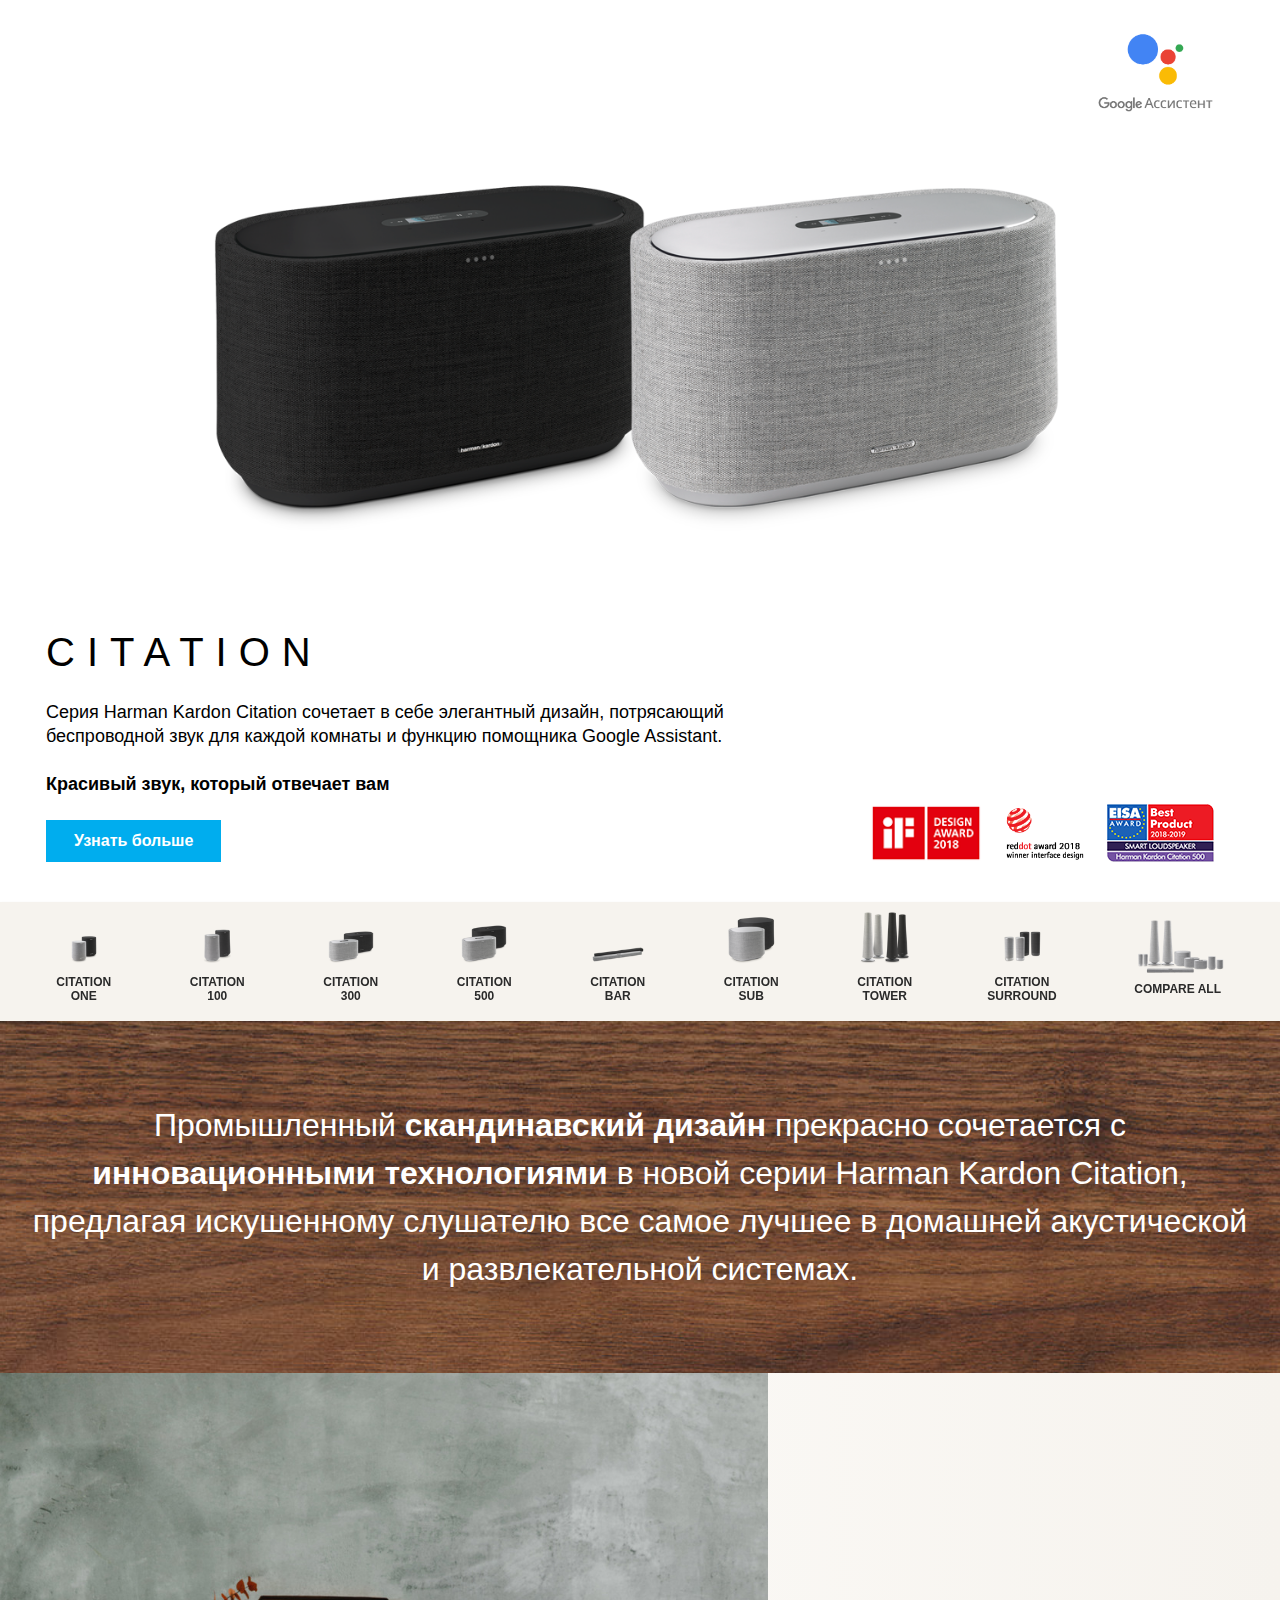
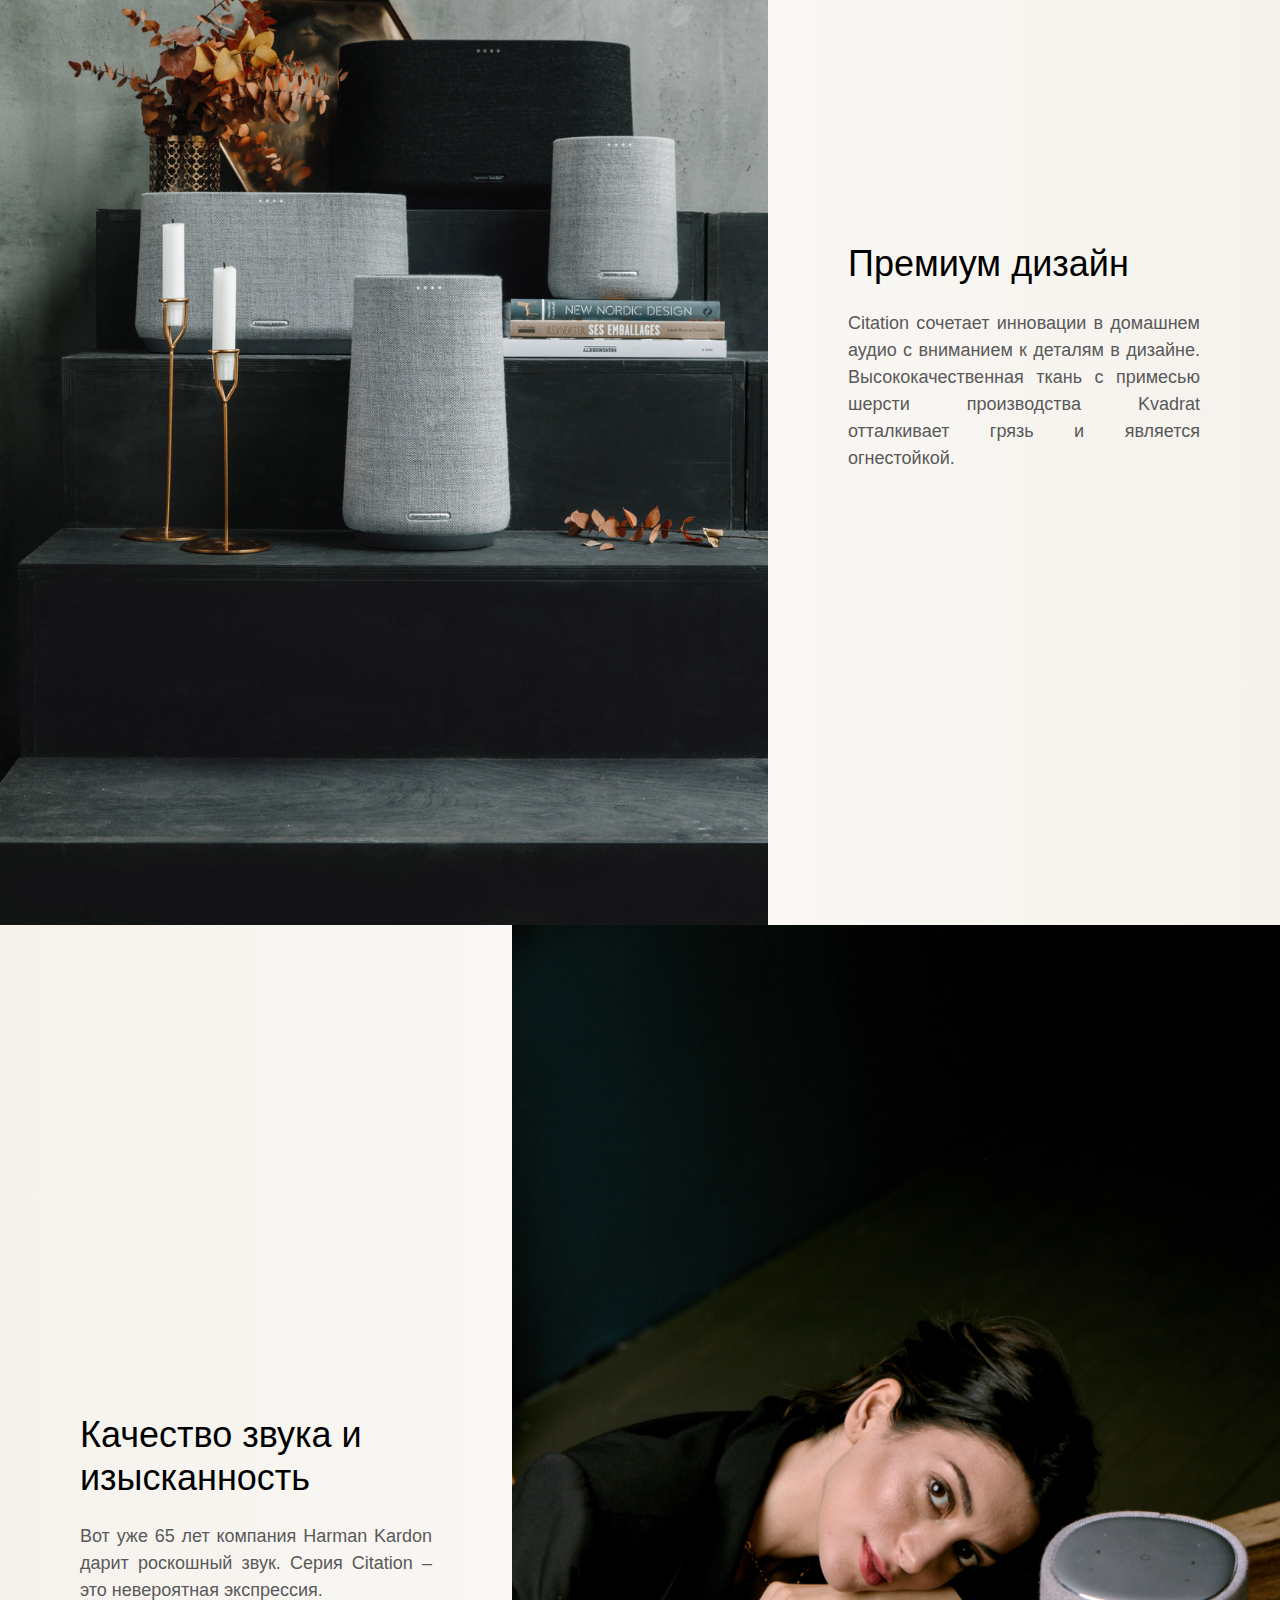
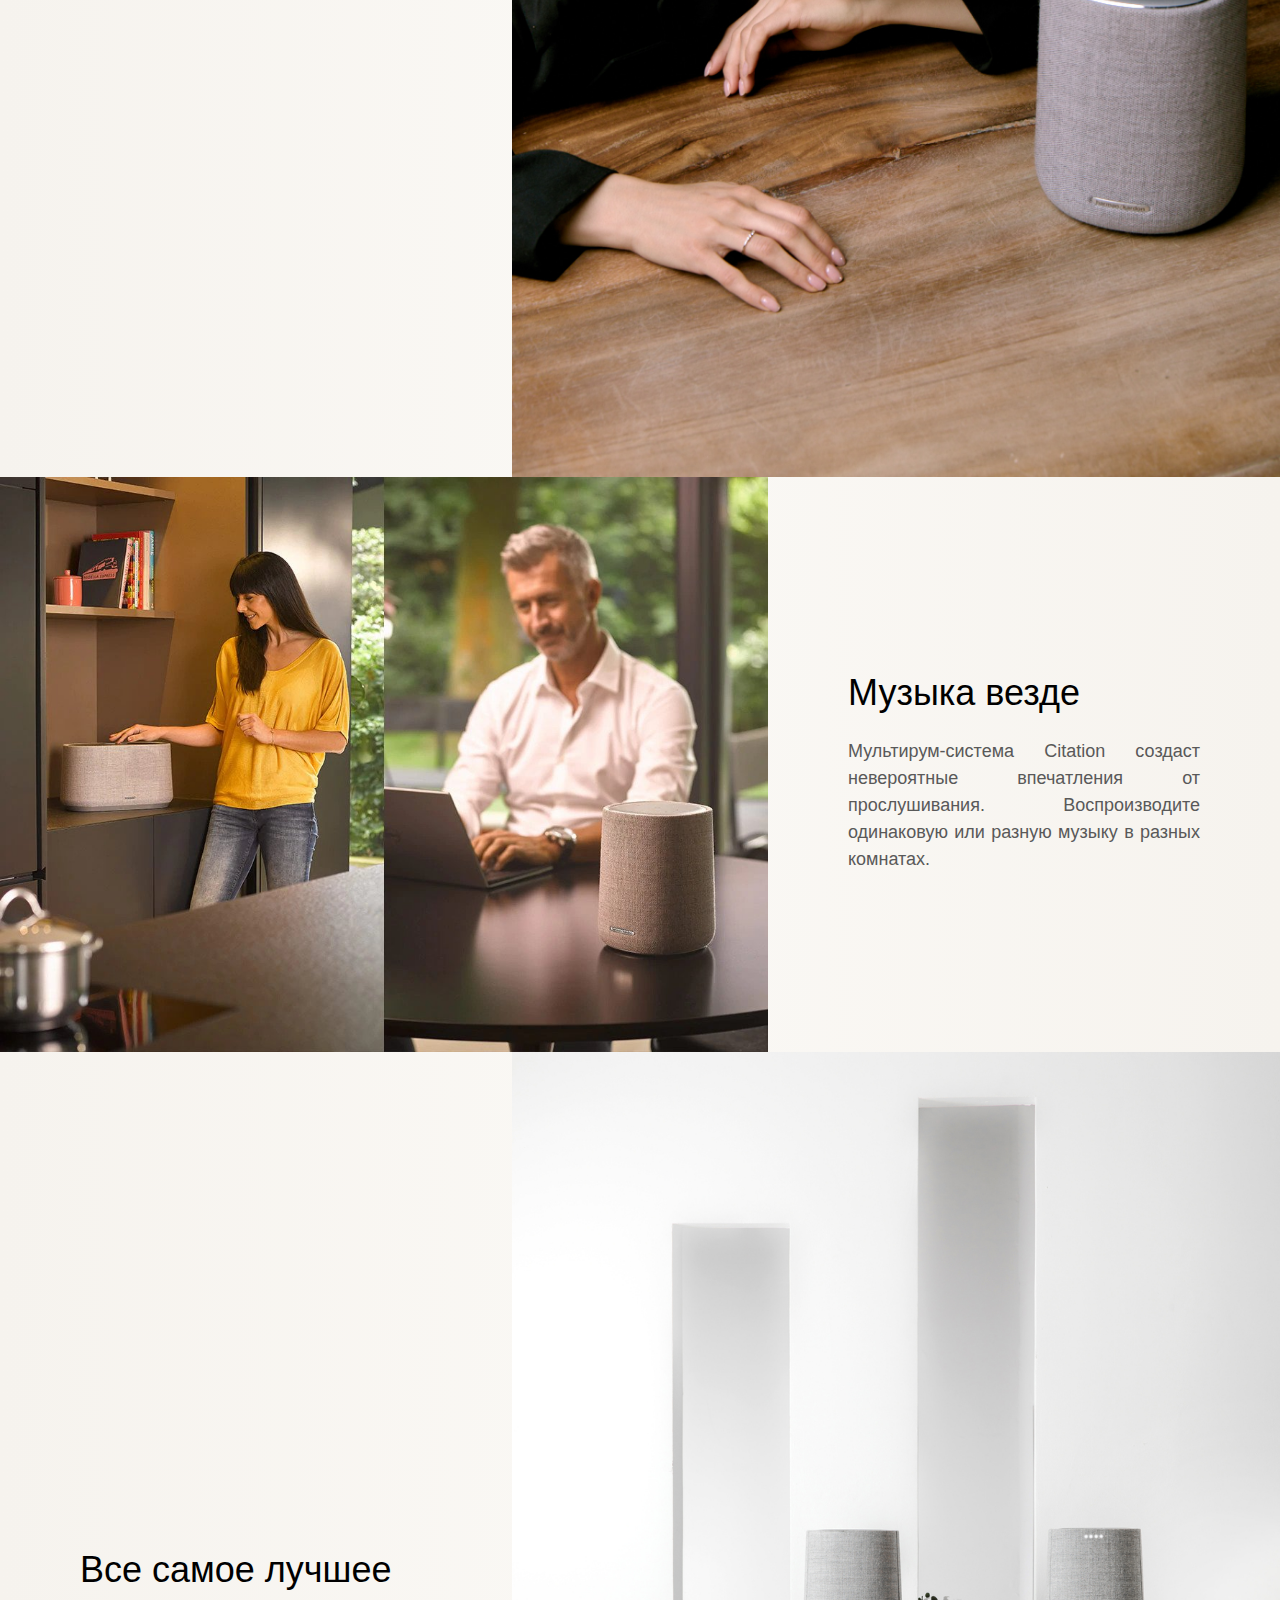
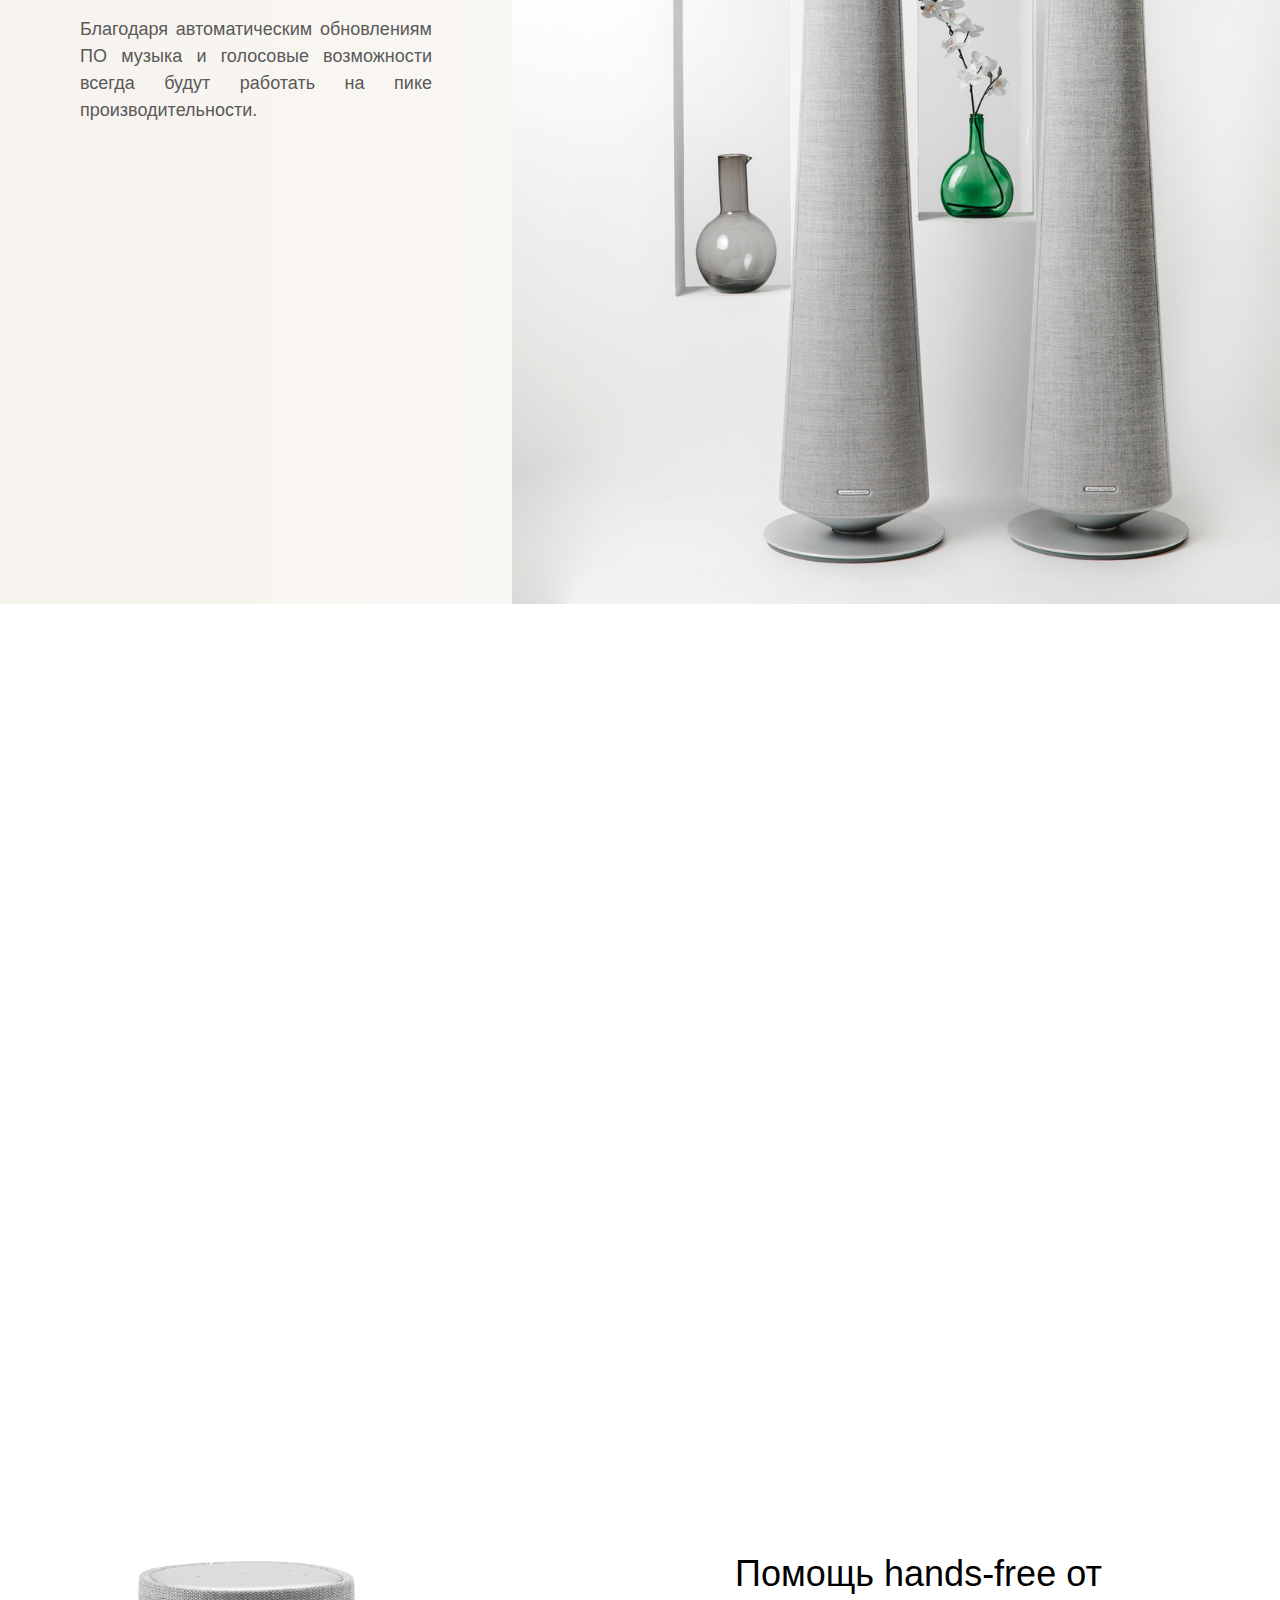
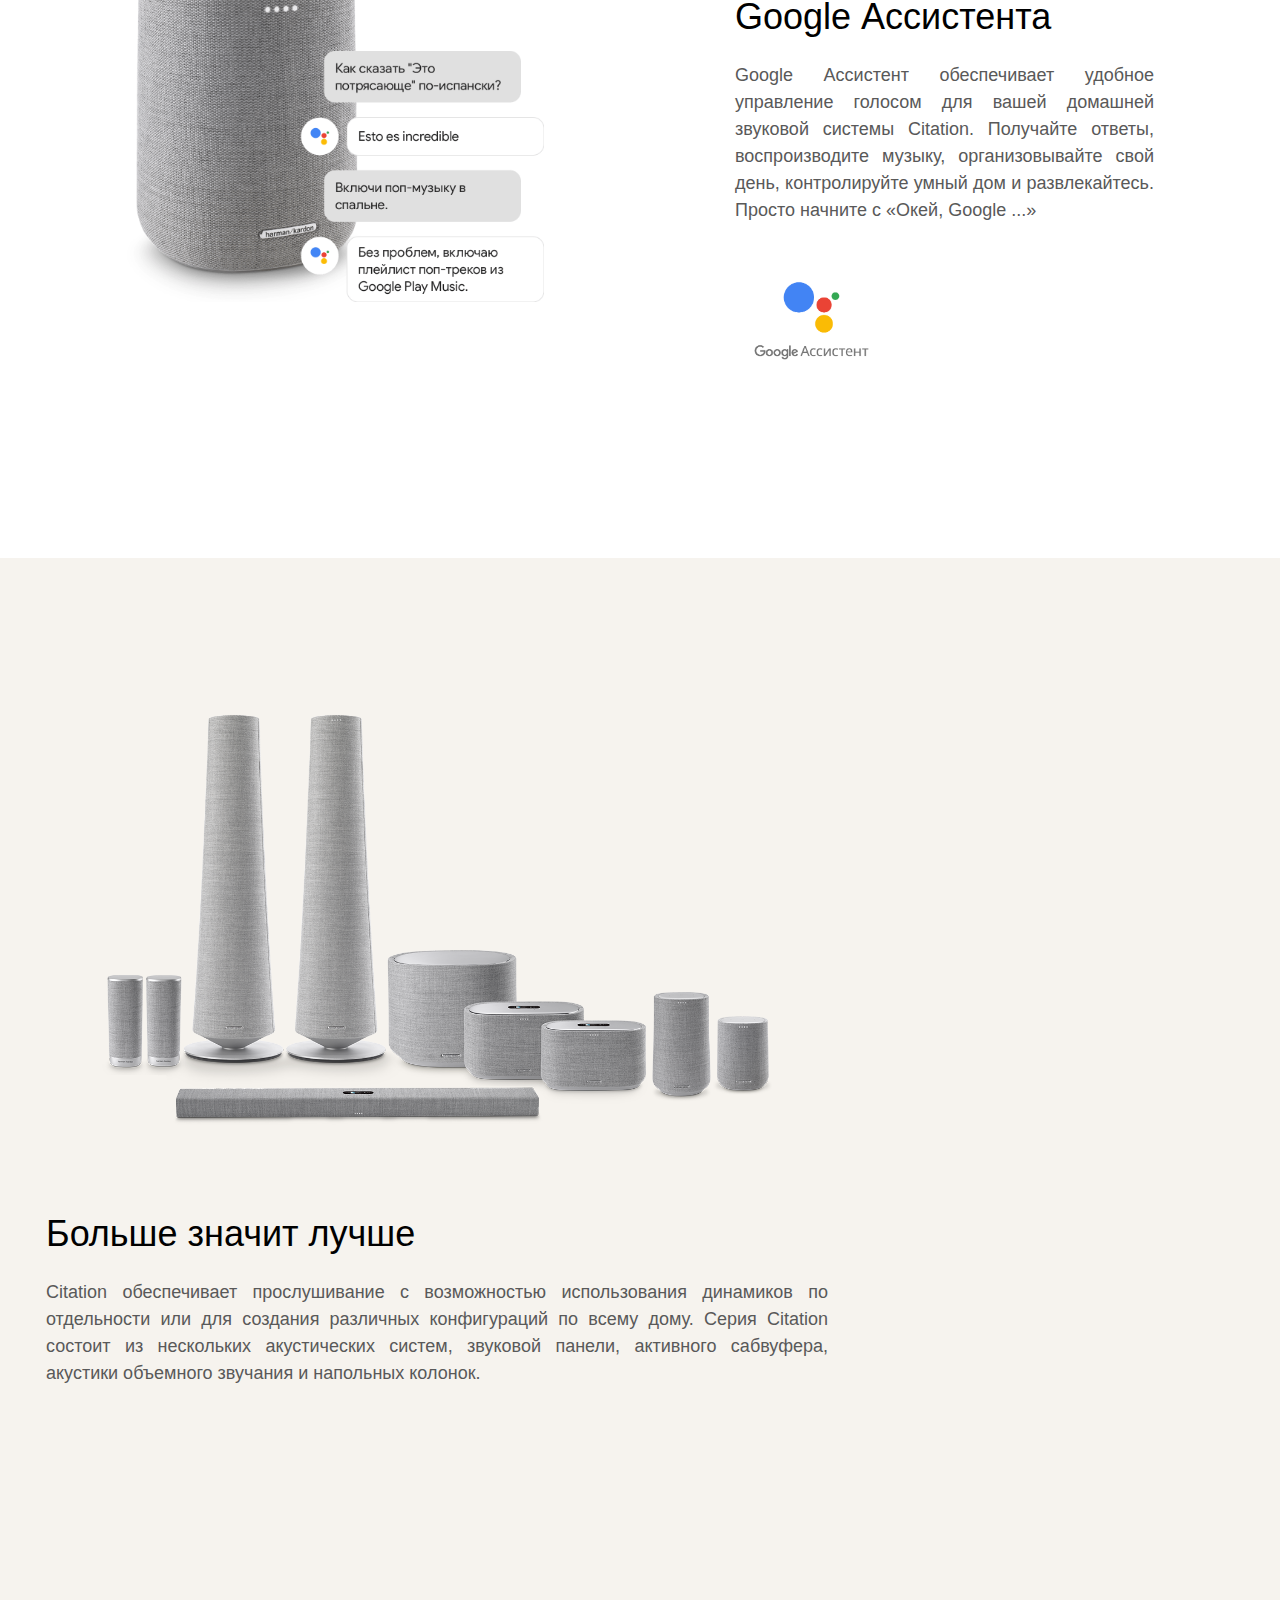
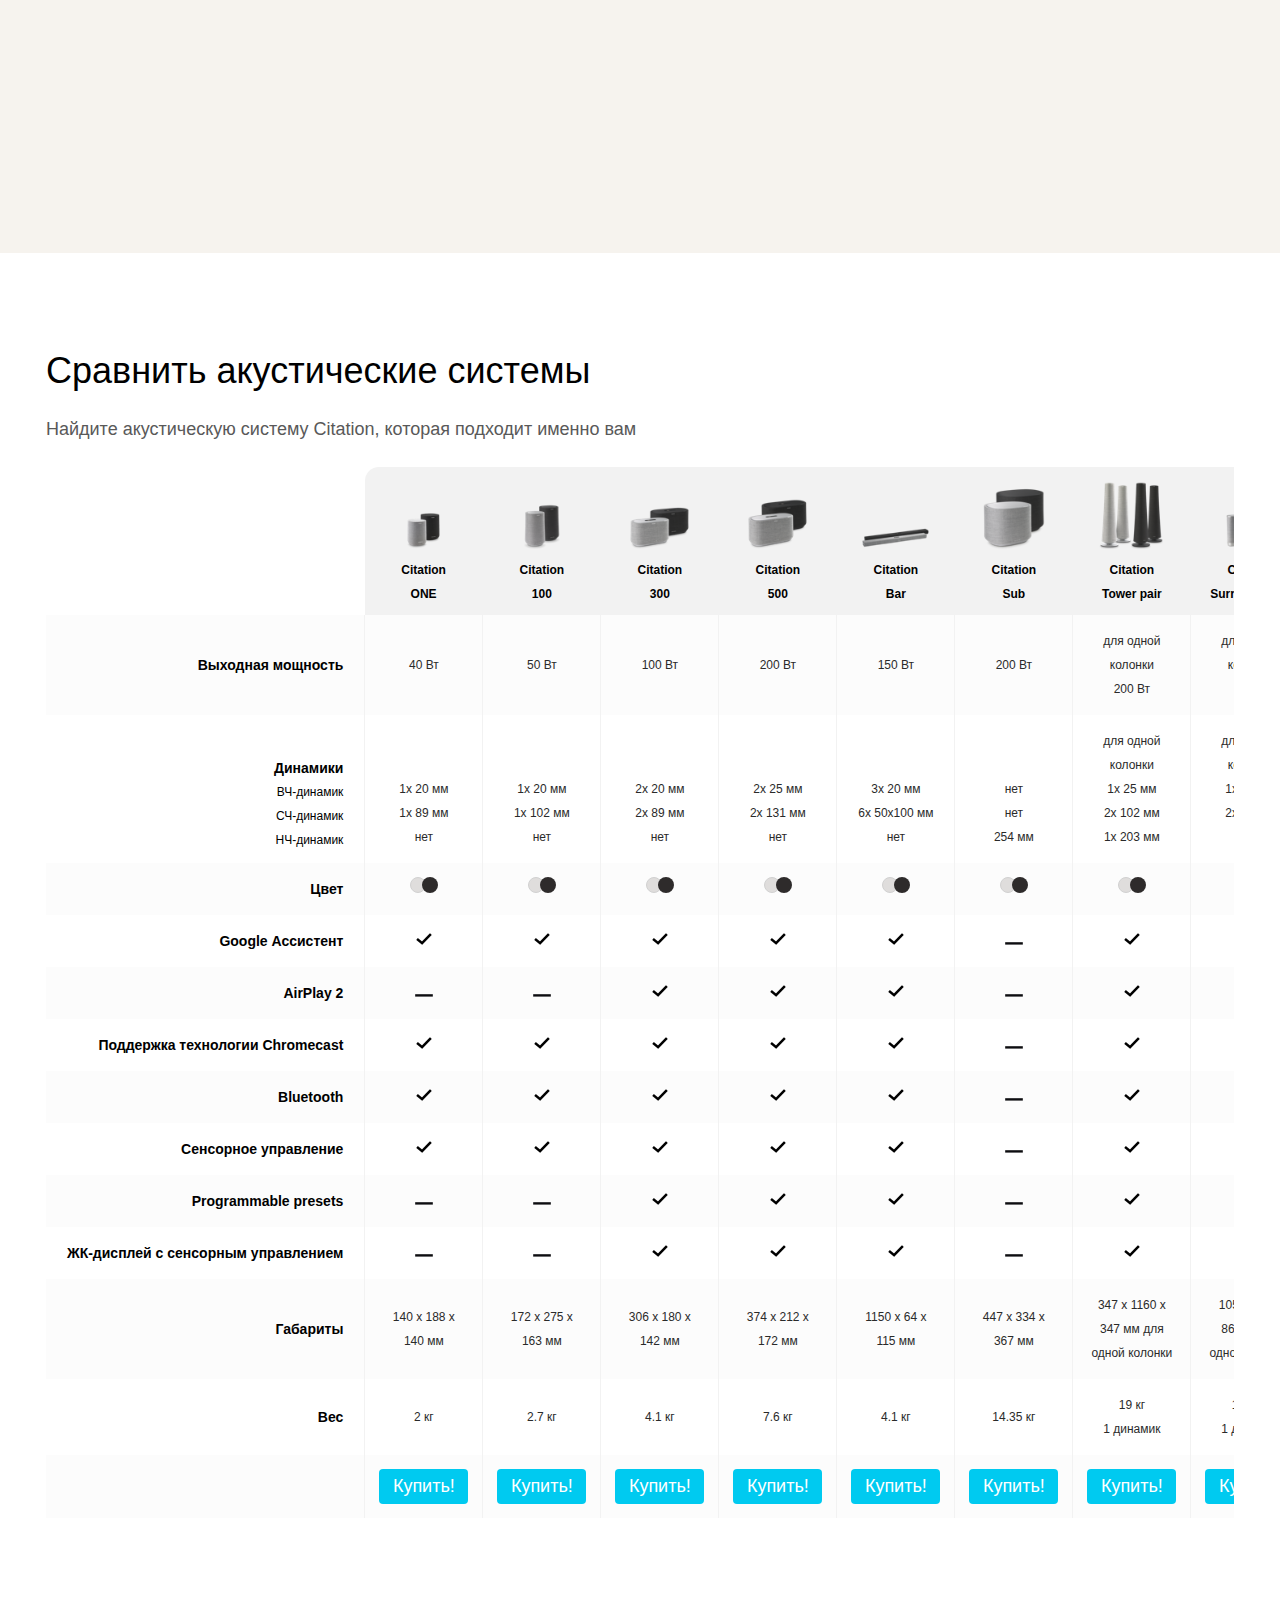
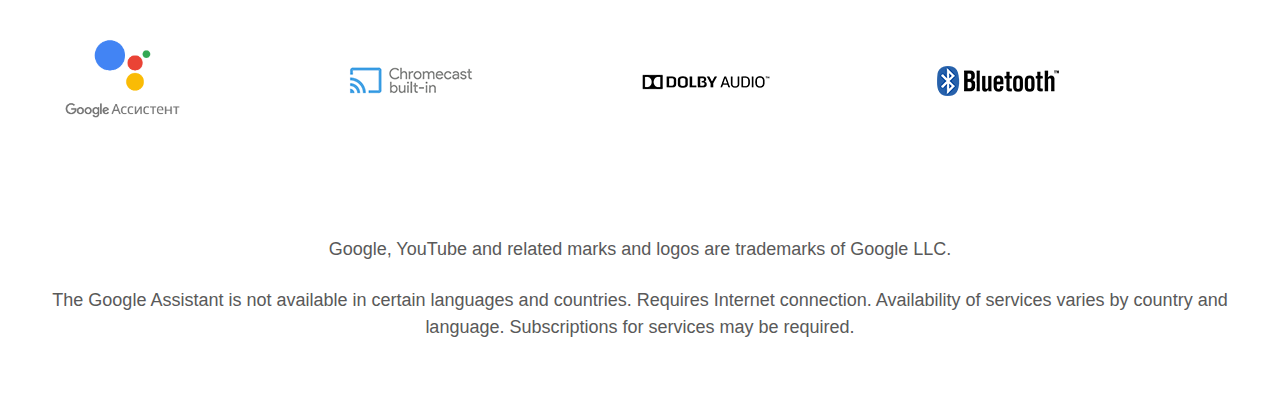
<file: index.html>
<!DOCTYPE html> 
    <html xml:lang="ru" lang="ru" locale="ru_RU" class="static">
    <head>
        <meta charset="UTF-8" />
        <meta name="viewport" content="width=device-width, initial-scale=1.0, user-scalable=yes" />
        <meta name="HandheldFriendly" content="true" />
        <meta name="description" content="Серия Harman Kardon Citation сочетает в себе элегантный дизайн,
         потрясающий беспроводной звук для каждой комнаты и функцию помощника Google Assistant.  Купить в интернет-магазине Pult.ru" />
        <title>Harman Kardon Citation: беспроводные акустические системы в Pult.ru</title>
        <script src="https://cdnjs.cloudflare.com/ajax/libs/jquery/2.2.4/jquery.min.js"></script>
        <link rel="icon" type="image/png" href="assets/images/favicon.png" />
        <script src="https://stackpath.bootstrapcdn.com/bootstrap/4.3.1/js/bootstrap.min.js"></script>
        <script type="text/javascript" src="assets/script.min.js"></script>
        <link href="assets/citation.min.css" rel="stylesheet" media="screen" />
        <link rel="stylesheet" href="https://stackpath.bootstrapcdn.com/bootstrap/4.3.1/css/bootstrap.min.css">
        <!-- Google Tag Manager -->
        <script>(function(w,d,s,l,i){w[l]=w[l]||[];w[l].push({'gtm.start':
        new Date().getTime(),event:'gtm.js'});var f=d.getElementsByTagName(s)[0],
        j=d.createElement(s),dl=l!='dataLayer'?'&l='+l:'';j.async=true;j.src=
        'https://www.googletagmanager.com/gtm.js?id='+i+dl;f.parentNode.insertBefore(j,f);
        })(window,document,'script','dataLayer','GTM-WRF7S9B');</script>
        <!-- End Google Tag Manager -->
    </head>
    <body style="max-width: 1400px; margin: 0 auto;">
        <!-- Google Tag Manager (noscript) -->
        <noscript>
        <iframe src="https://www.googletagmanager.com/ns.html?id=GTM-WRF7S9B"
            height="0" width="0" style="display:none;visibility:hidden"></iframe>
        </noscript>
        <!-- End Google Tag Manager (noscript) -->
        <div class="lang-ru locale-ru_RU region-RUSSIA">
            <div class="glp-wrapper">

                <section class="mod-01 visual fullbleed">

                    <div class="inside">
                                            <img class="google-assistant" src="assets/images/logo_lockup_GoogleAssistant_icon_vertical_RGB_RU.png" alt="">
                            <div class="imagery">
                                <img class="img-responsive" src="assets/images/mod-01-visual-v4-ru.png" alt="">
                            </div>
                                        <div class="copy">
                            <div class="info">
                                <h1 class="logo-citation">
                                    Citation                        </h1>
                                <p>
                                    Серия Harman&nbsp;Kardon Citation сочетает в себе элегантный дизайн, потрясающий беспроводной звук для каждой комнаты и функцию помощника Google Assistant.                        </p>
                                <p>
                                    <strong>
                                        Красивый звук, который отвечает вам                            </strong>
                                </p>
                                <span class="button-inline scroll-down" data-section="mod-02">
                                    Узнать больше                        </span>
                            </div>

                            <div class="awards">
                                <img class="img-responsive" src="assets/images/mod-01-if-design-award-2018.png" alt="">
                                <img class="img-responsive" src="assets/images/mod-01-reddot-award-v2.png" alt="">
                                <img class="img-responsive" src="assets/images/mod-01-eisa-award.png" alt="">
                            </div>
                        </div>

                        

                        <div class="scroll-down-button">
                            <span class="scroll-down" data-section="mod-06"></span>
                        </div>

                    </div>

                </section>
                
                <nav class="glp-module-nav">
                    <ul class="nav__list">
                        <li class="nav__item">
                            <a class="nav__link" href="https://www.pult.ru/product/akusticheskaya-sistema-harman-kardon-citation-one-gray?from=harman-kardon-citation" target="_blank">
                                <img class="img-responsive product-image" src="assets/images/nav-citation-one-grey-black.png" />
                                <span>Citation<br />ONE</span>
                            </a>
                        </li>
                        <li class="nav__item">
                            <a class="nav__link" href="https://www.pult.ru/product/akusticheskaya-sistema-harman-kardon-citation-100-gray?from=harman-kardon-citation" target="_blank">
                                <img class="img-responsive product-image" src="assets/images/nav-citation-100-grey-black.png" />
                                <span>Citation<br />100</span>
                            </a>
                        </li>
                        <li class="nav__item">
                            <a class="nav__link" href="https://www.pult.ru/product/akusticheskaya-sistema-harman-kardon-citation-300-gray?from=harman-kardon-citation" target="_blank">
                                <img class="img-responsive product-image" src="assets/images/nav-citation-300-grey-black.png" />
                                <span>Citation<br />300</span>
                            </a>
                        </li>
                        <li class="nav__item">
                            <a class="nav__link" href="https://www.pult.ru/product/akusticheskaya-sistema-harman-kardon-citation-500-gray?from=harman-kardon-citation" target="_blank">
                                <img class="img-responsive product-image" src="assets/images/nav-citation-500-grey-black.png" />
                                <span>Citation<br />500</span>
                            </a>
                        </li>
                        <li class="nav__item">
                            <a class="nav__link" href="https://www.pult.ru/product/saundbar-harman-kardon-citation-bar-gray?from=harman-kardon-citation" target="_blank">
                                <img class="img-responsive product-image" src="assets/images/nav-citation-bar-grey-black.png" />
                                <span>Citation<br />Bar</span>
                            </a>
                        </li>
                        <li class="nav__item">
                            <a class="nav__link" href="https://www.pult.ru/product/sabvufer-harman-kardon-citation-sub-gray?from=harman-kardon-citation" target="_blank">
                                <img class="img-responsive product-image" src="assets/images/nav-citation-sub-grey-black.png" />
                                <span>Citation<br />Sub</span>
                            </a>
                        </li>
                        <li class="nav__item">
                            <a class="nav__link" href="https://www.pult.ru/product/napolnaya-akustika-harman-kardon-citation-tower-gray?from=harman-kardon-citation" target="_blank">
                                <img class="img-responsive product-image" src="assets/images/nav-citation-tower-grey-black.png" />
                                <span>Citation<br />Tower</span>
                            </a>
                        </li>
                        <li class="nav__item">
                            <a class="nav__link" href="https://www.pult.ru/product/polochnaya-akustika-harman-kardon-citation-surround-gray?from=harman-kardon-citation" target="_blank">
                                <img class="img-responsive product-image" src="assets/images/nav-citation-surround-grey-black.png" />
                                <span>Citation<br />Surround</span>
                            </a>
                        </li>
                        <li class="nav__item" data-section="compare-all">
                            <a class="nav__link" href="#">
                                <img class="img-responsive product-image" src="assets/images/nav-citation-all-grey.png" />
                                <span>
                                    Compare All</span>
                            </a>
                        </li>
                    </ul>
                    <div class="nav__shadow nav__shadow--start"></div>
                    <div class="nav__shadow nav__shadow--end is-visible"></div>
                </nav>

                
                <section class="mod-02-emea" data-section="mod-02">

                    <div class="row intro">
                        <div class="col-md-12">
                            <p>
                                Промышленный <strong>скандинавский дизайн </strong>прекрасно сочетается с <strong>инновационными технологиями</strong> в новой серии Harman&nbsp;Kardon Citation, предлагая искушенному слушателю все самое лучшее в домашней акустической и развлекательной системах.                    </p>
                        </div>
                    </div>

                    <div class="flex-row gradient-right">
                        <div class="imagery w60">
                            <img class="img-responsive" src="assets/images/premium design.jpg" alt="">
                        </div>
                        <div class="copy w40">
                            <h2 class="section-title">Премиум дизайн</h2>
                            <p class="text-center">Citation сочетает инновации в домашнем аудио с вниманием к деталям в дизайне. Высококачественная ткань с примесью шерсти производства Kvadrat отталкивает грязь и является огнестойкой.</p>
                        </div>
                    </div>

                    <div class="flex-row gradient-left">
                        <div class="copy order-2 w40">
                            <h2 class="section-title">Качество звука и изысканность</h2>
                            <p class="text-center">Вот уже 65 лет компания Harman&nbsp;Kardon дарит роскошный звук. Серия Citation – это невероятная экспрессия.</p>
                        </div>
                        <div class="imagery order-1 w60">
                            <img class="img-responsive" src="assets/images/sound quality.jpg" alt="">
                        </div>
                    </div>

                    <div class="flex-row gradient-right">
                        <div class="imagery w60">
                            <img class="img-responsive" src="assets/images/mod-02-emea-03-1.jpg" alt="">
                        </div>
                        <div class="copy w40">
                            <h2 class="section-title">Музыка везде</h2>
                            <p class="text-center">Мультирум-система Citation создаст невероятные впечатления от прослушивания. Воспроизводите одинаковую или разную музыку в разных комнатах.</p>
                        </div>
                    </div>

                    <div class="flex-row gradient-left">
                        <div class="copy order-2 w40">
                            <h2 class="section-title">Все самое лучшее</h2>
                            <p class="text-center">Благодаря автоматическим обновлениям ПО музыка и голосовые возможности всегда будут работать на пике производительности.</p>
                        </div>
                        <div class="imagery order-1 w60">
                            <img class="img-responsive" src="assets/images/all the best.jpg" alt="">
                        </div>
                    </div>

                    <!-- <div class="flex-row row-3 gradient-right">
                        <div class="imagery w35 column-1">
                            <img class="img-responsive" src="assets/images/mod-02-emea-03.jpg" alt="">
                        </div>
                        <div class="copy w30 column-2">
                            <h2>Музыка<br />везде</h2>
                            <p>Мультирум-система Citation создаст невероятные впечатления от прослушивания. Воспроизводите одинаковую или разную музыку в разных комнатах.</p>
                        </div>
                        <div class="imagery w35 column-3">
                            <img class="img-responsive" src="assets/images/mod-02-emea-04.jpg" alt="">
                        </div>
                    </div> -->

                </section>

                
                <section class="mod-03">
                    <div>
                            <!-- <h2>
                                Кинотеатральный беспроводной <br> объемный звук </h2> -->
                            <!-- <p class="text-center">
                                Получите настоящий объемный звук домашнего кинотеатра без проводов. Настройте систему 5.1 для невероятного звучания фильмов, спорта и игр.                    </p> -->

                                    <iframe class="video-iframe" src="https://www.youtube.com/embed/ehLdBShLf0s" frameborder="0" allow="accelerometer; autoplay; encrypted-media; gyroscope; picture-in-picture" allowfullscreen></iframe>

                                    </div>
                </section>

                
                <section class="mod-04">
                    <div class="inside">
                        <div class="row">
                            <div class="col-md-6 center">
                                <img class="speaker img-responsive" src="assets/images/mod-04-speaker-chat-bubbles-ru_RU.png" alt="">
                            </div>
                            <div class="col-md-6">
                                <div class="copy">
                                    <h2 class="section-title">
                                        Помощь hands-free от Google Ассистента                            </h2>
                                    <p class="text-center">
                                        Google Ассистент обеспечивает удобное управление голосом для вашей домашней звуковой системы Citation. Получайте ответы, воспроизводите музыку, организовывайте свой день, контролируйте  умный дом и развлекайтесь. Просто начните с «Окей, Google ...»                            </p>
                                    <img class="google-assistant" src="assets/images/logo_lockup_GoogleAssistant_icon_vertical_RGB_RU.png" alt="">
                                </div>
                            </div>
                        </div>
                    </div>
                </section>

                <section class="mod-05">
                    <div class="inside">
                        <div class="row">
                            <div class="col-md-8 col-md-offset-2">
                                <div class="all-products">

                                    
                                    <svg class="tooltips" version="1.1" xmlns="http://www.w3.org/2000/svg" xmlns:xlink="http://www.w3.org/1999/xlink" x="0px" y="0px" viewBox="0 0 1350 860" style="enable-background:new 0 0 1350 860;" xml:space="preserve">
                                        <style type="text/css">
                                            .st0{fill:#1DAEEC;}
                                            .st1{fill:#FFFFFF;}
                                            .st2{font-family:'MyriadPro-Bold';}
                                            .st3{font-size:22.3141px;}
                                        </style>
                                        <g id="Citation-One" data-speaker="citation-one">
                                            <g id="citation-one-bg">
                                                <g>
                                                    <polygon class="st0" points="1350.09,501.94 1102.12,501.94 1102.12,551.53 1213.32,551.53 1226.12,564.32 1238.92,551.53
                                                        1350.09,551.53 			"/>
                                                </g>
                                            </g>
                                            <g id="citation-one-text">
                                                <text transform="matrix(1.0003 0 0 1 1163.6943 534.9004)" class="st1 st2 st3">Citation One</text>
                                            </g>
                                        </g>
                                        <g id="Citation-100" data-speaker="citation-100">
                                            <g id="citation-100-bg">
                                                <g>
                                                    <polygon class="st0" points="1239.91,486.91 991.91,486.91 991.91,536.47 1103.1,536.47 1115.92,549.28 1128.74,536.47
                                                        1239.91,536.47 			"/>
                                                </g>
                                            </g>
                                            <g id="citation-100-text">
                                                <text transform="matrix(1.0003 0 0 1 1054.1865 520.3057)" class="st1 st2 st3">Citation 100</text>
                                            </g>
                                        </g>
                                        <g id="Citation-300" data-speaker="citation-300">
                                            <g id="citation-300-bg_1_">
                                                <g>
                                                    <polygon class="st0" points="1082.62,544.72 834.66,544.72 834.66,594.31 945.86,594.31 958.64,607.09 971.42,594.31
                                                        1082.62,594.31 			"/>
                                                </g>
                                            </g>
                                            <g id="citation-300-text_1_">
                                                <text transform="matrix(1.0003 0 0 1 897.8262 577.6699)" class="st1 st2 st3">Citation 300</text>
                                            </g>
                                        </g>
                                        <g id="Citation-500" data-speaker="citation-500">
                                            <g id="citation-500-bg">
                                                <g>
                                                    <polygon class="st0" points="956,502.38 708,502.38 708,551.94 819.21,551.94 832,564.73 844.79,551.94 956,551.94 			"/>
                                                </g>
                                            </g>
                                            <g id="citation-500-text">
                                                <text transform="matrix(1.0003 0 0 1 771.1064 535.8594)" class="st1 st2 st3">Citation 500</text>
                                            </g>
                                        </g>
                                        <g id="Citation-Bar" data-speaker="citation-bar">
                                            <g id="citation-bar-bg">
                                                <g>
                                                    <polygon class="st0" points="546.27,810.56 533.48,797.86 520.69,810.56 409.47,810.56 409.47,859.84 657.5,859.84 657.5,810.56
                                                                    "/>
                                                </g>
                                            </g>
                                            <g id="citation-bar-text">
                                                <text transform="matrix(1.0003 0 0 1 473.6138 842.9668)" class="st1 st2 st3">Citation Bar</text>
                                            </g>
                                        </g>
                                        <g id="Citation-Sub" data-speaker="citation-sub">
                                            <g id="citation-sub-bg">
                                                <g>
                                                    <polygon class="st0" points="823.66,410.62 575.62,410.62 575.62,460.25 686.86,460.25 699.64,473.03 712.42,460.25
                                                        823.66,460.25 			"/>
                                                </g>
                                            </g>
                                            <g id="citation-sub-text">
                                                <text transform="matrix(1.0003 0 0 1 638.4414 443.6035)" class="st1 st2 st3">Citation Sub</text>
                                            </g>
                                        </g>
                                        <g id="Citation-Tower" data-speaker="citation-tower">
                                            <g id="citation-tower-bg">
                                                <g>
                                                    <polygon class="st0" points="524.59,8.88 276.62,8.88 276.62,58.47 387.82,58.47 400.6,71.25 413.38,58.47 524.59,58.47 			"/>
                                                </g>
                                            </g>
                                            <g id="citation-tower-text">
                                                <text transform="matrix(1.0003 0 0 1 326.4492 41.8267)" class="st1 st2 st3">Citation Tower</text>
                                            </g>
                                        </g>
                                        <g id="Citation-Surround" data-speaker="citation-surround">
                                            <g id="citation-surround-bg">
                                                <g>
                                                    <polygon class="st0" points="271.62,458.62 23.59,458.62 23.59,508.22 134.8,508.22 147.6,521.02 160.4,508.22 271.62,508.22
                                                        "/>
                                                </g>
                                            </g>
                                            <g id="citation-surround-text">
                                                <text transform="matrix(1.0003 0 0 1 58.457 491.5947)" class="st1 st2 st3">Citation Surround</text>
                                            </g>
                                        </g>
                                    </svg>


                                    <svg class="overlay" version="1.1" id="Overlays_1_" xmlns="http://www.w3.org/2000/svg" xmlns:xlink="http://www.w3.org/1999/xlink" x="0px" y="0px" viewBox="0 0 1350 860" style="enable-background:new 0 0 1350 860;" xml:space="preserve">
                                        <style type="text/css">
                                            .st0{fill:#1DAEEC;}
                                        </style>
                                        <g id="Citation-One"  data-speaker="citation-one">
                                            <g>
                                                <rect x="1180" y="608" class="st0" width="90" height="134"/>
                                            </g>
                                        </g>
                                        <g id="Citation-100" data-speaker="citation-100">
                                            <g>
                                                <rect x="1065" y="563" class="st0" width="101" height="189"/>
                                            </g>
                                        </g>
                                        <g id="Citation-300" data-speaker="citation-300">
                                            <g>
                                                <rect x="864" y="620" class="st0" width="187" height="121"/>
                                            </g>
                                        </g>
                                        <g id="Citation-500" data-speaker="citation-500">
                                            <g>
                                                <path class="st0" d="M723.98,582.98v139.04c0,0,90.59,0,135.75,0c0-66.74,1.44-43.59,1.44-103.76c38.42,0,72.85,0,72.85,0v-35.28
                                                    H723.98z"/>
                                            </g>
                                        </g>
                                        <g id="Citation-Bar" data-speaker="citation-bar">
                                            <g>
                                                <rect x="207" y="741" class="st0" width="650" height="50"/>
                                            </g>
                                        </g>
                                        <g id="Citation-Sub" data-speaker="citation-sub">
                                            <g>
                                                <path class="st0" d="M818.01,487.99H585.99v212.02c0,0,107.81,0,135.77,0c0-42.65-0.46-62.34-0.46-118.48c50.9,0,96.71,0,96.71,0
                                                    V487.99z"/>
                                            </g>
                                        </g>
                                        <g id="Citation-Tower" data-speaker="citation-tower">
                                            <g>
                                                <rect x="225" y="66" class="st0" width="351" height="626"/>
                                            </g>
                                        </g>
                                        <g id="Citation-Surround" data-speaker="citation-surround">
                                            <g>
                                                <rect x="80" y="532" class="st0" width="135" height="168"/>
                                            </g>
                                        </g>
                                    </svg>


                                    <img class="img-responsive" data-speaker="citation-bar" src="assets/images/mod-05-group-grey.png" alt="">

                                                            </div>

                            </div>
                        </div>
                        <div class="row">
                            <div class="col-md-8 col-md-offset-2">
                                <div class="copy">
                                    <h2 class="section-title">
                                        Больше значит лучше                            </h2>
                                    <p class="text-center">
                                        Citation обеспечивает прослушивание с возможностью использования динамиков по отдельности или для создания различных конфигураций по всему дому. Серия Citation состоит из нескольких акустических систем, звуковой панели, активного сабвуфера, акустики объемного звучания и напольных колонок.                            </p>
                                </div>
                            </div>
                        </div>

                                            <div class="row">
                                <div class="iframe-wrapper">
                                    <iframe width="100%" height="315" src="https://www.youtube.com/embed/zSrtVpzv03A?controls=0" frameborder="0" allow="accelerometer; autoplay; encrypted-media; gyroscope; picture-in-picture" allowfullscreen></iframe>
                                </div>
                            </div>
                        
                    </div>
                </section>


                <section class="mod-06" data-section="compare-all" id="compare-all">
                    <div class="inside">
                        <div class="copy">
                            <h2 class="section-title">
                                Сравнить акустические системы                    </h2>
                            <p class="text-center visible-xs visible-sm">
                                Найдите акустическую систему Citation, которая подходит именно вам                    </p>
                            <p class="text-center visible-md visible-lg">
                                                    </p>
                        </div>

                        <div class="table-container">

                            <table id="compare">
                                <thead>
                                    <tr>
                                        <th>&nbsp;</th>
                                        <th>
                                            <a class="tdn" href="https://www.pult.ru/product/akusticheskaya-sistema-harman-kardon-citation-one-black?from=harman-kardon-citation" target="_blank">
                                                <img class="img-responsive product-image" src="assets/images/nav-citation-one-grey-black.png" />
                                            
                                                <span>Citation<br />ONE</span>
                                            </a>
                                        </th>
                                        <th><a class="tdn" href="https://www.pult.ru/product/akusticheskaya-sistema-harman-kardon-citation-100-black?from=harman-kardon-citation" target="_blank">
                                                <img class="img-responsive product-image" src="assets/images/nav-citation-100-grey-black.png" />
                                            
                                                <span>Citation<br />100</span>
                                            </a>
                                        </th>
                                        <th><a class="tdn" href="https://www.pult.ru/product/akusticheskaya-sistema-harman-kardon-citation-300-black?from=harman-kardon-citation" target="_blank">
                                                <img class="img-responsive product-image" src="assets/images/nav-citation-300-grey-black.png" />
                                            
                                                <span>Citation<br />300</span>
                                            </a>
                                        </th>
                                        <th><a class="tdn" href="https://www.pult.ru/product/akusticheskaya-sistema-harman-kardon-citation-500-black?from=harman-kardon-citation" target="_blank">
                                                <img class="img-responsive product-image" src="assets/images/nav-citation-500-grey-black.png" />
                                            
                                                <span>Citation<br />500</span>
                                            </a>
                                        </th>
                                        <th><a class="tdn" href="https://www.pult.ru/product/saundbar-harman-kardon-citation-bar-black?from=harman-kardon-citation" target="_blank">
                                                <img class="img-responsive product-image" src="assets/images/nav-citation-bar-grey-black.png" />
                                           
                                                <span>Citation<br />Bar</span>
                                            </a>
                                        </th>
                                        <th><a class="tdn" href="https://www.pult.ru/product/saundbar-harman-kardon-citation-bar-black?from=harman-kardon-citation" target="_blank">
                                                <img class="img-responsive product-image" src="assets/images/nav-citation-sub-grey-black.png" />
                                            
                                                <span>Citation<br />Sub</span>
                                            </a>
                                        </th>
                                        <th><a class="tdn" href="https://www.pult.ru/product/napolnaya-akustika-harman-kardon-citation-tower-black?from=harman-kardon-citation" target="_blank">
                                                <img class="img-responsive product-image" src="assets/images/nav-citation-tower-grey-black.png" />
                                            
                                                <span>Citation<br />Tower pair</span>
                                            </a>
                                        </th>
                                        <th><a class="tdn" href="https://www.pult.ru/product/polochnaya-akustika-harman-kardon-citation-surround-black?from=harman-kardon-citation" target="_blank">
                                                <img class="img-responsive product-image" src="assets/images/nav-citation-surround-grey-black.png" />
                                            
                                                <span>Citation<br />Surround pair</span>
                                            </a>
                                        </th>
                                    </tr>
                                </thead>
                                <tbody>
                                                                <tr>
                                        <th class="fixed-label">
                                            Выходная мощность                                </th>
                                        <td>
                                            40 Вт                                </td>
                                        <td>
                                            50 Вт                                </td>
                                        <td>
                                            100 Вт                                </td>
                                        <td>
                                            200 Вт                                </td>
                                        <td>
                                            150 Вт                                </td>
                                        <td>
                                            200 Вт                                </td>
                                        <td>
                                            для одной колонки<br />200 Вт                                </td>
                                        <td>
                                            для одной колонки<br />50 Вт                                </td>
                                    </tr>
                                    <tr class="align-bottom">
                                        <th class="fixed-label">
                                            Динамики<br /><span>ВЧ-динамик<br />СЧ-динамик<br />НЧ-динамик</span>                                </th>
                                        <td>
                                            1x 20 мм<br />1x 89 мм<br />нет                                </td>
                                        <td>
                                            1x 20 мм<br />1x 102 мм<br />нет                                </td>
                                        <td>
                                            2x 20 мм<br />2x 89 мм<br />нет                                </td>
                                        <td>
                                            2x 25 мм<br />2x 131 мм<br />нет                                </td>
                                        <td>
                                            3x 20 мм<br />6x 50x100 мм<br />нет                                </td>
                                        <td>
                                            нет<br />нет<br />254 мм                                </td>
                                        <td>
                                            для одной колонки<br />1x 25 мм<br />2x 102 мм<br />1x 203 мм                                </td>
                                        <td>
                                            для одной колонки<br />1x 25 мм<br />2x 76 мм<br />N/A                                </td>
                                    </tr>
                                                                <tr>
                                        <th class="fixed-label">
                                            Цвет                                </th>
                                        <td><span class="dot grey"></span><span class="dot black overlay"></span><!-- <span class="dot blue overlay"></span><span class="dot pink overlay"></span> --></td>
                                        <td><span class="dot grey"></span><span class="dot black overlay"></span></td>
                                        <td><span class="dot grey"></span><span class="dot black overlay"></span></td>
                                        <td><span class="dot grey"></span><span class="dot black overlay"></span></td>
                                        <td><span class="dot grey"></span><span class="dot black overlay"></span></td>
                                        <td><span class="dot grey"></span><span class="dot black overlay"></span></td>
                                        <td><span class="dot grey"></span><span class="dot black overlay"></span></td>
                                        <td><span class="dot grey"></span><span class="dot black overlay"></span></td>
                                    </tr>
                                    <tr>
                                        <th class="fixed-label">
                                            Google Ассистент                                </th>
                                        <td><span class="y"></span></td>
                                        <td><span class="y"></span></td>
                                        <td><span class="y"></span></td>
                                        <td><span class="y"></span></td>
                                        <td><span class="y"></span></td>
                                        <td><span class="n"></span></td>
                                        <td><span class="y"></span></td>
                                        <td><span class="n"></span></td>
                                    </tr>
                                    <tr>
                                        <th class="fixed-label">
                                            AirPlay 2                                </th>
                                        <td><span class="n"></span></td>
                                        <td><span class="n"></span></td>
                                        <td><span class="y"></span></td>
                                        <td><span class="y"></span></td>
                                        <td><span class="y"></span></td>
                                        <td><span class="n"></span></td>
                                        <td><span class="y"></span></td>
                                        <td><span class="n"></span></td>
                                    </tr>
                                    <tr>
                                        <th class="fixed-label">
                                            Поддержка технологии Chromecast                                </th>
                                        <td><span class="y"></span></td>
                                        <td><span class="y"></span></td>
                                        <td><span class="y"></span></td>
                                        <td><span class="y"></span></td>
                                        <td><span class="y"></span></td>
                                        <td><span class="n"></span></td>
                                        <td><span class="y"></span></td>
                                        <td><span class="n"></span></td>
                                    </tr>
                                    <tr>
                                        <th class="fixed-label">
                                            Bluetooth                                </th>
                                        <td><span class="y"></span></td>
                                        <td><span class="y"></span></td>
                                        <td><span class="y"></span></td>
                                        <td><span class="y"></span></td>
                                        <td><span class="y"></span></td>
                                        <td><span class="n"></span></td>
                                        <td><span class="y"></span></td>
                                        <td><span class="n"></span></td>
                                    </tr>
                                    <tr>
                                        <th class="fixed-label">
                                            Сенсорное управление                                </th>
                                        <td><span class="y"></span></td>
                                        <td><span class="y"></span></td>
                                        <td><span class="y"></span></td>
                                        <td><span class="y"></span></td>
                                        <td><span class="y"></span></td>
                                        <td><span class="n"></span></td>
                                        <td><span class="y"></span></td>
                                        <td><span class="n"></span></td>
                                    </tr>
                                    <tr>
                                        <th class="fixed-label">
                                            Programmable presets                                </th>
                                        <td><span class="n"></span></td>
                                        <td><span class="n"></span></td>
                                        <td><span class="y"></span></td>
                                        <td><span class="y"></span></td>
                                        <td><span class="y"></span></td>
                                        <td><span class="n"></span></td>
                                        <td><span class="y"></span></td>
                                        <td><span class="n"></span></td>
                                    </tr>
                                    <tr>
                                        <th class="fixed-label">
                                            ЖК-дисплей с сенсорным управлением                                </th>
                                        <td><span class="n"></span></td>
                                        <td><span class="n"></span></td>
                                        <td><span class="y"></span></td>
                                        <td><span class="y"></span></td>
                                        <td><span class="y"></span></td>
                                        <td><span class="n"></span></td>
                                        <td><span class="y"></span></td>
                                        <td><span class="n"></span></td>
                                    </tr>
                                    <tr>
                                        <th class="fixed-label">
                                            Габариты                                </th>
                                        <td><span>
                                                140 x 188 x<br />140 мм</span></td>
                                        <td><span>
                                                172 x 275 x<br />163 мм</span></td>
                                        <td><span>
                                                306 x 180 x<br />142 мм</span></td>
                                        <td><span>
                                                374 x 212 x<br />172 мм</span></td>
                                        <td><span>
                                                1150 x 64 x<br />115 мм</span></td>
                                        <td><span>
                                                447 x 334 x<br />367 мм</span></td>
                                        <td><span>
                                                347 x 1160 x<br />347 мм для одной колонки</span></td>
                                        <td><span>
                                                105 x 273 x<br />86 мм для одной колонки</span></td>
                                    </tr>
                                    <tr>
                                        <th class="fixed-label">
                                            Вес                                </th>
                                        <td><span>
                                                2 кг</span></td>
                                        <td><span>
                                                2.7 кг</span></td>
                                        <td><span>
                                                4.1 кг</span></td>
                                        <td><span>
                                                7.6 кг</span></td>
                                        <td><span>
                                                4.1 кг</span></td>
                                        <td><span>
                                                14.35 кг</span></td>
                                        <td><span>
                                                19 кг<br />1 динамик</span></td>
                                        <td><span>
                                                1.29 кг<br />1 динамик</span></td>
                                    </tr>
                                                                    <tr>
                                        <th>
                                            &nbsp;
                                        </th>
                                        <td class="dynamic-update-product-container" skuid="HKCITATIONONEGRYRU" style="display: table-cell;" data-color="Grey-Russia-In%20Development"><a href="https://www.pult.ru/product/akusticheskaya-sistema-harman-kardon-citation-one-gray?from=harman-kardon-citation" class="btn btn-default dynamic-url btn-pult js-gtm-landing-buy">
                                                Купить!</a></td>
                                        <td class="dynamic-update-product-container" skuid="HKCITATION100GRYRU" style="display: table-cell;" data-color="Grey-Russia-Current"><a href="https://www.pult.ru/product/akusticheskaya-sistema-harman-kardon-citation-100-gray?from=harman-kardon-citation" class="btn btn-default dynamic-url btn-pult js-gtm-landing-buy">
                                                Купить!</a></td>
                                        <td class="dynamic-update-product-container" skuid="HKCITATION300GRYRU" style="display: table-cell;" data-color="Grey-Russia-Current"><a href="https://www.pult.ru/product/akusticheskaya-sistema-harman-kardon-citation-300-gray?from=harman-kardon-citation" class="btn btn-default dynamic-url btn-pult js-gtm-landing-buy">
                                                Купить!</a></td>
                                        <td class="dynamic-update-product-container" skuid="HKCITATION500GRYRU" style="display: table-cell;" data-color="Grey-Russia-Current"><a href="https://www.pult.ru/product/akusticheskaya-sistema-harman-kardon-citation-500-gray?from=harman-kardon-citation" class="btn btn-default dynamic-url btn-pult js-gtm-landing-buy">
                                                Купить!</a></td>
                                        <td class="dynamic-update-product-container" skuid="HKCITATIONBARGRYRU" style="display: table-cell;" data-color="Grey-Russia-Current"><a href="https://www.pult.ru/product/saundbar-harman-kardon-citation-bar-gray?from=harman-kardon-citation" class="btn btn-default dynamic-url btn-pult js-gtm-landing-buy">
                                                Купить!</a></td>
                                        <td class="dynamic-update-product-container" skuid="HKCITATIONSUBGRYRU" style="display: table-cell;" data-color="Grey-Russia-Current"><a href="https://www.pult.ru/product/sabvufer-harman-kardon-citation-sub-gray?from=harman-kardon-citation" class="btn btn-default dynamic-url btn-pult js-gtm-landing-buy">
                                                Купить!</a></td>
                                        <td class="dynamic-update-product-container" skuid="HKCITATIONTWRGRYRU" style="display: table-cell;" data-color="Grey-Russia-Current"><a href="https://www.pult.ru/product/napolnaya-akustika-harman-kardon-citation-tower-gray?from=harman-kardon-citation" class="btn btn-default dynamic-url btn-pult js-gtm-landing-buy">
                                                Купить!</a></td>
                                        <td class="dynamic-update-product-container" skuid="HKCITASURRGRYRU" style="display: table-cell;" data-color="Grey-Russia-Current"><a href="https://www.pult.ru/product/polochnaya-akustika-harman-kardon-citation-surround-gray?from=harman-kardon-citation" class="btn btn-default dynamic-url btn-pult js-gtm-landing-buy">
                                                Купить!</a></td>
                                    </tr>
                                                                                        </tbody>
                            </table>

                        </div> <!-- end of .table-container -->




                    </div>
                </section>

                <section class="mod-07">
                    <div class="inside">
                        <div class="copy">
                            <h2 class="text-center">
                                                    </h2>
                        </div>
                        <div class="flex-container">
                            <div class="item">
                                <img class="img-responsive" src="assets/images/logo_lockup_GoogleAssistant_icon_vertical_RGB_RU.png" alt="">
                            </div>
                            <div class="item">
                                <img class="img-responsive" src="assets/images/chromecast-built-in.png" alt="">
                            </div>
                            <div class="item">
                                <img class="img-responsive" src="assets/images/dolby-audio.png" alt="">
                            </div>
                            <div class="item">
                                <img class="img-responsive" src="assets/images/mod-07-bluetooth.png" alt="">
                            </div>
                        </div>
                    </div>
                </section>

                <section class="mod-08">
                    <div class="inside">
                        <p>
                            Google, YouTube and related marks and logos are trademarks of Google LLC.                </p>
                        <p>
                            The Google Assistant is not available in certain languages and countries. Requires Internet connection. Availability of services varies by country and language. Subscriptions for services may be required.                </p>
                    </div>
                </section>

            </div>
        </div>

        <style>
            .tdn {
                text-decoration: none;
                color: #000000;
                transition: all 0.3s;
            }
            .tdn:hover {
                text-decoration: none;
                color: #00caf0;
            }
            .btn-pult {
                background: #00caf0;
                color: #fff;
                font-size: 18px !important;
            }
            .btn-pult:hover {
                background: #333741;
                color: #fff;
            }

            .text-center {
                text-align: justify !important;
            }

            .video-iframe {
                width: 100%;
                height: 650px;
            }

            @media screen and (max-width: 800px) {
                .flex-row {
                    flex-direction: column !important;
                }
                .video-iframe {
                width: 100%;
                height: 400px;
            }
            }
        </style>
    </body>
</html>
</file>
<file: assets/citation.min.css>
@charset "UTF-8";
    .borderbox, .glp-wrapper *, .glp-wrapper section.mod-06 .table-container .sticky-wrap td, .glp-wrapper section.mod-06 .table-container .sticky-wrap th {
    box-sizing: border-box;
}
.full-width, .max-width {
    padding: 0;
    margin: 0 auto;
}
.flickerfix, ul.videos li img {
    -webkit-backface-visibility: hidden;
}
.feedback>*, img, svg {
    vertical-align: middle;
}
.glp-module-nav, .uppercase {
    text-transform: uppercase;
}
.glp-wrapper h1, .glp-wrapper h2, .glp-wrapper h3, .glp-wrapper h4, .glp-wrapper h5, .glp-wrapper p, .locale-ru_RU .glp-wrapper p {
    -moz-osx-font-smoothing: grayscale;
    -webkit-font-smoothing: antialiased!important;
    -moz-font-smoothing: antialiased!important;
    text-rendering: optimizelegibility!important;
}
.clearfix:after, .feedback, .glp-wrapper section>.inside:after, .group:after {
    clear: both;
}
.materialshadow {
    box-shadow: 0 1px 3px rgba(0, 0, 0, .05), 0 1px 2px rgba(0, 0, 0, .1);
}
.materialshadow2 {
    box-shadow: 0 6px 6px rgba(0, 0, 0, .05), 0 3px 3px rgba(0, 0, 0, .1);
}
.transition {
    transition: .2s ease-out;
}
.relative {
    position: relative;
}
.absolute, .absolutemiddle {
    position: absolute;
}
.center {
    text-align: center;
}
.ul-reset {
    list-style: none;
    padding: 0;
    margin: 0;
}
.circle {
    border-radius: 100%}
.hidden {
    display: none;
    visibility: hidden;
}
.paddingbox {
    box-sizing: padding-box;
}
.floatright {
    float: right;
}
.floatleft {
    float: left;
}
.main-width {
    margin: 0 auto;
    max-width: 1184px;
}
.max-width {
    max-width: 1400px;
}
.full-width, .glp-wrapper img {
    max-width: 100%}
.absolutemiddle {
    top: 50%;
    left: 50%;
    transform: translate(-50%, -50%);
}
.accordion-styled .tabcontent h4 {
    cursor: pointer;
    display: inline-block;
    margin-left: 30px;
    margin-bottom: 10px;
    transition: .2s ease-out;
    transition: .3s;
}
.accordion-styled .tabcontent h4:before {
    background: url("data:image/svg+xml;    charset=utf-8, %3Csvg%20xmlns%3D'http%3A%2F%2Fwww.w3.org%2F2000%2Fsvg'%20viewBox%3D'0%200%2027%2044'%3E%3Cpath%20d%3D'M27%2C22L27%2C22L5%2C44l-2.1-2.1L22.8%2C22L2.9%2C2.1L5%2C0L27%2C22L27%2C22z'%20fill%3D'%23666666'%2F%3E%3C%2Fsvg%3E") bottom right no-repeat;
    content: " ";
    width: .8em;
    height: .8em;
    display: inline-block;
    transition: .2s ease-out;
    transition: .3s;
    margin-right: 20px;
    margin-left: -34px;
}
.accordion-styled .tabcontent h4:hover {
    color: #00adee;
}
.accordion-styled .tabcontent .content {
    display: none;
    overflow: hidden;
    padding: 0 30px 20px;
}
.accordion-styled .tabcontent .content p {
    white-space: pre-wrap;
}
.accordion-styled .tabcontent.active h4:before {
    transform: rotate(90deg) translateY(-4px);
}
.dbreak, .mbreak, .tbreak {
    display: none;
}
.videowrapper {
    position: relative;
    padding-bottom: 56.25%;
    padding-top: 25px;
    height: 0;
}
.videowrapper iframe {
    position: absolute;
    top: 0;
    left: 0;
    width: 100%;
    height: 100%}
.column-wrapper {
    overflow: hidden;
    display: flex;
}
.column-wrapper>* {
    flex: 1;
}
.feedback {
    display: inline-block;
    margin: 10px 0;
    padding: 20px 0 0;
    border-top: 1px solid #e9eaee;
    color: #7c7e81;
}
.feedback .caption {
    margin-right: 10px;
}
.feedback .no, .feedback .yes {
    cursor: pointer;
    padding: 5px 10px;
    display: inline-block;
    transition: .2s ease-out;
    transition: .3s;
}
.feedback .no.yes, .feedback .yes.yes {
    color: #78b900;
}
.feedback .no.yes:hover, .feedback .yes.yes:hover {
    color: #67a000;
}
.feedback .no.no:hover, .feedback .yes.no:hover {
    color: #c41117;
}
.feedback .toggle {
    border-radius: 10px;
    border: 1px solid #e9eaee;
    display: inline-block;
    transition: .2s ease-out;
    transition: .3s;
    overflow: hidden;
}
.feedback .toggle>* {
    border-right: 1px solid #e9eaee;
    float: left;
}
.feedback .toggle>:last-child {
    border-right: 0;
}
.glp-wrapper a {
    text-decoration-style: ink;
}
.glp-wrapper p {
    margin-bottom: 24px;
}
.glp-wrapper select {
    -webkit-appearance: none;
    border-radius: 0;
    background: url(data:image/png;
    base64, iVBORw0KGgoAAAANSUhEUgAAAAcAAAAMCAYAAACulacQAAAAGXRFWHRTb2Z0d2FyZQBBZG9iZSBJbWFnZVJlYWR5ccllPAAAAyhpVFh0WE1MOmNvbS5hZG9iZS54bXAAAAAAADw/eHBhY2tldCBiZWdpbj0i77u/[base64]/PlnHgRQAAABrSURBVHjaYmZABZOA+AMQP0ETZzAF4ttAfBImwIwkuQaIuYGYE0ofYYJKlAGxKJLCFCAWYwQSgkDcxYAJmBjIBiBjBYC4D5scC9Rf14A4HU2TFbLKY1B/gnAFujHGUIkTuNwACj5zGAcgwADtSRAZYkdmoQAAAABJRU5ErkJggg==) right 10px center no-repeat;
}
.hol {
    display: none;
}
.hol .nav li {
    cursor: progress;
}
.progress-line, .progress-line:before {
    height: 3px;
    width: 100%;
    z-index: 10;
    margin: 0;
}
.progress-line {
    background-color: #55d1ff;
    display: -webkit-flex;
    display: flex;
    position: absolute;
    bottom: 0;
}
.popup, .popup>* {
    display: none;
}
.progress-line:before {
    background-color: #00adee;
    content: '';
    -webkit-animation: running-progress 2s cubic-bezier(.4, 0, .2, 1) infinite;
    animation: running-progress 2s cubic-bezier(.4, 0, .2, 1) infinite;
}
@-webkit-keyframes running-progress {
    0% {
    margin-left: 0;
    margin-right: 100%}
50% {
    margin-left: 25%;
    margin-right: 0;
}
100% {
    margin-left: 100%;
    margin-right: 0;
}
}@keyframes running-progress {
    0% {
    margin-left: 0;
    margin-right: 100%}
50% {
    margin-left: 25%;
    margin-right: 0;
}
100% {
    margin-left: 100%;
    margin-right: 0;
}
}ol.list, ul.list {
    text-align: left;
    list-style: decimal;
    margin: 0 0 24px 16px;
}
.centerheader, .glp-module-nav li, .group.showgrid>*, .popup, .tab-wrapper .tabnav {
    text-align: center;
}
ol.list li, ul.list li {
    margin: 12px;
}
ul.list {
    list-style: disc;
}
.popup {
    position: fixed;
    min-height: 200px;
    max-height: 80vh;
    min-width: 50%;
    max-width: 80vw;
    overflow: auto;
    background: #fff;
    color: #000;
    z-index: 999;
    padding: 20px;
    top: 50%;
    left: 50%;
    transform: translate(-50%, -50%);
}
.popup.active, .popup.active>.active {
    display: block;
}
.popup.active+.popup-bg {
    z-index: 99;
    background: rgba(120, 120, 120, .3);
    position: fixed;
    top: 0;
    right: 0;
    bottom: 0;
    left: 0;
    content: " ";
    display: block;
}
.tab-wrapper .tabnav li:after, ul.videos li:after {
    content: " ";
    left: 50%}
ul.videos {
    display: flex;
    flex-wrap: wrap;
    margin: 0;
}
ul.videos li {
    background: #222;
    overflow: hidden;
    flex-grow: 1;
    cursor: pointer;
    position: relative;
}
ul.videos li:after {
    background: url(data:image/png; base64, [base64]/+/7XREAAACAwhuzBABk0Su/+7Gp5Gmijx+y0nwM2rbkMeUK9s1M8pgbwuepNR/9MnvdD16YcfkAyJIRSwCQq1A80UW47DZI39bDl9rv8A5lVe3h757s4u/MhoXSpRMz1/3ghVmXCkABAFC0YN1usN0R2n+3WVgGyqKTgqGWPM708WMqKgAFgCUAMhC+p9f4I2v9/lrvVHfzrjkA5ROLhLVKgrUmK6qr/eZ1P3ihapkBBQCQlTC+Wlhe7Z3qyVV+rxKGs/caAPKsFlY+iyIWE6dX+b2VpiBMPgAKAMhxQJ9e4bdW+vXbugjzAECxrVYarDTlUF3uF001gAIABPXf/VglfPhd75XeXV8upC/39wEA8qAWlp9mWK5cWG7rRe26H7xQs4ygAIBhh/bpJT9f7hZfwjoAwGDVwodLheVuFVpd+veUCaAAoHjhfelI+9Kf72gj3AMAUHzVJT+vhcvvOrF0i8TsdT94YcayoQCA/gX4pePxlSWBfXKNgA8AAMPwoYIgXH5IYy1cPq3gMEYUABTby5fG6VuD/dJ34YV4AADKptry41q4NH2weB5C7aO2LaAAIMPBfvHdefdbBwCA/lksBVqnDBQFKADoe8BffHd+siXYe7ceAACyZbalFDjd8nMFAQoAPgj6Uy1Bf7LlxwAAQHE0yoBmObBYDDjUUAFAwcP+dEvQn7YqAABQatWWYqCqFFAAkM+wP9EM+LeFhXf0hX0AAKDdUiAWASebpYC7FygAyFTg/53LAv90MMYPAAD0x0yzFFgoBH6oEFAAkEboX3xn/7PBO/wAAMBwxDLgL5plgC0DCgAGHPoPJI87wsI+fgAAgLTUkseJ5PGoMkABgNAPAAAoA1AAsEroj0H/YDP4C/0AAEDeyoBHk8fxj/7whZrlUACwfPBfDP3TVgMAACiAaliYCjhuKRQAQv+ld/s/nzwmrAgAAFBA8e4BR4OpAAVASYP/dFh4t/+g1QAAAErkeFiYCqhaCgVA0YP/wWDMHwAAoBpsD1AAFDj4fzk41A8AAKBVLXkcVgQoAAR/AAAARQAKgEwH/zuSpwcFfwAAgI6LgHs++sMXTlgKBUDWg/90WHjHf9pqAAAAdK0aFiYCqpZCAZC14F8JC+/432E1AAAA+iZOAtzj9oEKgNT99Hc+NpE8fSF5fD55TFgRAACAgTicPB66/ocvzFoKBUAa4X86eToW7PMHAAAYhlryuPt62wIUAEMM/hPN4G/cHwAAYPhONIsA0wAdGLUEHYf/OO7/kvAPAACQmpjHXmrmM9pkAqD94F8JC+/6T1sNAACAzKiGhWmAmqVYnQmAtsL/TbFd+r7wDwAAkDkxp32/mdtYhQmA1YO/vf4AAAD50Twb4EVnAyzDBMDK4X8qLLzrL/wDAADkQ2N6u5nnUAC0Ff6/0Az/FasBAACQK5VmCeCAwCVsAbg8+Bv5BwAAKA5bAlqYALgU/uOIyLPCPwAAQGHEfPesLQEKgNbwf0cz/HtRAAAAFMtUswQo/Zu9pS8AkhfBV5Knp5PHhP9fAAAAFFLMe083819plfoMgOTix/3+B/1/AQAAoDSOX//DF+9WAJQn+Mf2x8g/AABAOc0kj9vLdjhg6bYAJOG/IvwDAACU2uK5ABUFQHHDf7zI3xf+AQAAlAAxH5bpDgGl2QJw9tJt/hz2BwAAwKK4DeD2G3744kzR/6GlmAA4e+k2f8I/AAAArRpnxJ0twW0CC18AJBfxYHCbPwAAAFYvAZ5u5sfCKvQWgLOfaFy8Y17LAAAAtOnuG3704vEi/sMKOwEg/AMAANCFY808qQAQ/gEAAFACKACEfwAAAJQAGVSoMwCSizMdFk77BwAAgH64/YYfvVgtwj+kMBMASfifCgun/QMAAEC/PN3MmwqADIX/+M6/W/0BAADQTzFnPluEEiD3BUByERr3axT+AQAAGGAJ8HQzfyoAUgz/8Z3/itcjAAAAA1QJOT9zLu8TAA8mjymvQwAAAIZg6uwnbsrtXedyWwAki/6F5Omg1x8AAABDdLCZR3Mnl7cBbB6+8H2vOwAAAFLyqRt+9OJMnr7g3E0AtBz6BwAAAGnJ3aGAedwCEPdbVLzWAAAASFGlmU8VAINw9hM3HUye7vA6AwAAIAPuaObUXMjNGQDJolbCwr7/Ca8xAAAAMmI2LJwHUMv6F5qnCYBjwj8AAAAZMxFyshXgijx8kWcWbrHwn7yuAAAAyKDKPb959dxDPz93KstfZOa3AJxZOFXxpeDdfwAAALIrbgXYueNHL85m9QvMwxYAo/8AAABkXea3AmS6ADjziZumg1P/AQAAyIc7mjlWAdCFY14/AAAA5Ehmc2xmC4Azn7jpK8lTxWsHAACAHKk082zmZPIQQAf/AQAAkGOZPBAwqxMADwr/AAAA5NREM9dmSuYmAM584qZKWHj3HwAAAPIsTgHUsvLFZHEC4EGvEQAAAAogU/k2UwWA2/4BAABQIJm6LWDWJgC+7PUBAABAgWQm52amAGi2ItNeGwAAABTIdFamALI0AeDdfwAAAIooE3k3E3cBOHNzow151msCAACAgrp9x/MvVtP8ArIyAeDdfwAAAIos9dybegFw5uabpoK9/wAAABTbdDP/lrcASHze6wAAAIASSDX/pnoGwJmbb6okTy95DQAAAFASO3c8/2ItjU88lua/um7vPwAAAOUSc/DdaXzi1CYAajffNBEW3v2fcP0BAAAoidnksbPy/Iuzw/7EaZ4BcFD4BwAAoGQmmnl46NIsABz+BwAAQBmlkodTKQBqN990R/JUcc0BAAAooUozFxe/AAje/QcAAKDchp6Lh34IYM2t/wAAACCKhwHWhvXJ0pgA8O4/AAAADDkfp1EAHHSNAQAAYLj5eKgFQO3mm+I/zq3/AAAAIMnHzZxcvAIg8VnXFwAAAIafk4d2CKDD/wAAAGBZQzkMcJgTAHe4pgAAAPAhB4fxSYZZADj9HwAAAD7sQGEKgNrNN00lTxXXFAAAAD6k0szN+S8Agnf/AQAAINXcPKwCwP5/AAAASDE3D/wuAC/dfFP8RzztWgIAAMCq7tz5/IsnBvXBhzEB8FnXEAAAANLNz8MoAIz/AwAAQMr5eaAFQHP8f8I1BAAAgDVNNHN0/gqAYPwfAAAAMpGjB10AGP8HAACADOTogd0F4KWbdzv9HwAAADp3587nf9L3uwEMcgLA+D8AAABkJE8PsgAw/g8AAAAZydMDKQBeunn3dHD6PwAAAHRjopmrs18ABOP/AAAAkKlcPZgCoG78HwAAALKUq/t+F4CXPr67Ep9cLQAAAOjJzp0//kmtXx9sEBMA3v0HAACAjOXrQRQA9v8DAABAxvJ1X7cAvPTx3fHk/zddIwAAAOiLq3b++Cez/fhA/Z4AmHZtAAAAIHs5u98FwG2uDQAAAPRN37YB9LsAcAAgAAAA9M905gqA5u3/Kq4NAAAA9E2lmbd7Ntavr6hu/z8AAAAMQpy2f6jXD9LPLQBu/wcAAAD915fz9vpZAEy7JgAAANB3fcnbfSkA/unju6eSpwnXBAAAAPpuopm70y8Agnf/AQAAYJB6zt39KgBucy0AAABgYHrO3SYAAAAAIPt6zt09FwD2/wMAAMDA9XwOQD8mAKZdBwAAABi4nvJ3PwoA+/8BAABg8HrK3/0oAKZcAwAAABi46dQKgH/6+O5K8lRxDQAAAGDgJpo5fPgFQLD/HwAAAIap6xzeawEwae0BAABgaLrO4SYAAAAAID+6zuG9FgAOAAQAAIDh6TqHd10A/NPHd09bdwAAABiubvN4LxMA3v0HAACA4Rt6AXCbNQcAAICh6+ogQBMAAAAAkC9d5fGRbv7SP35890Ty9KY1BwAAgFRctevHP5nt5C90OwHg3X8AAABIT8e5vNsCYNpaAwAAQGo6zuXdFgCT1hoAAABS03Eu77YAqFhrAAAASE3HuXysq09TdwYAAAAApGjwZwD842/[base64]//ht3fHsYI3rS0AAABkylU3/v1PZtf6Q51MALgFIAAAAGRPW3l91DoBAABA8XVSAExbLgAAAMictvK6CQAAAAAogU4KgEnLBQAAAJnTVl7vpACYsKYAAACQOW3ldQUAAAAAKAAu4zaAAAAAkD1uAwgAAAB0UAD8w2/v9u4/AAAAZFSS26f7UgAE+/8BAAAg19otACqWCgAAADJrzdyuAAAAAAAFAAAAAFAE7RYAt1kqAAAAyKw1c/tYOx+lXq9bSgAAAMgxZwAAAABA/[base64]/+bfhpHxcQsBAJCCJM9PdVQABOP/AHTpIwfvDtc/8z/D5oP/XhEAADB8E50WAADQtQ1XXx1+69CXwm8+/T/Chrv2KwIAAFJmAgCAgRkZHQ1br78+bP/je8O2J/97WPfv9lkUAIDBswUAgHSs37gx/Ivdu8PV990fxh97UhEAADBYtgAAkJ44DbDlqqvC1Z/8ZBj/z/9FEQAAMGSrFQA7LA8A/RanAa6+9towvnt32PTFe8OV3/hWGPvkpIUBAOifZfP82Cp/oWLNABiExWmADZs2hfmxsXDF1x4IF//udHjn8cfCe8kzAAA9qXRWANStGACDtTgNcH5uLlz45GTY3FoEnFYEAAD002pbACYsDwCDtjgNcNU114Qr4jRAswjY/JXDYfSa7RYIAKBzHR8COGXNABiWxWmAzVu3Nn4+dsueMP74E2HTFw8pAgAAOtPxbQABYKiWTgNE6/buVQQAAPSBAgCAzFk6DdBaBGy4a38YGR+3SAAA/[base64]/[base64]/bHlMEQAAFJMCAIBSaHcaIAZ/RQAAUIoC4IWbbpy2LAAUUSfTAK1FwPq9+yweAJA7S/O9CQAASqfdaYDFImDTF+8NWx5/UhEAAOSaAgCAUupkGqDxH8zkzykCAICiFQDuAABAT+o5+lo7mQZoLQLGv/mtMDY56WIDAFl2Wb4fW+abtilrBECZLE4DbNi0KcyfOxcuvvfemn/nil27wpVfeyC893enw9uPPxbeO33aQgIAWRPz/YnFn9gCAABNnU4DRGOfnAzjX3sgjH/9ARMBAECmKQAAoEWnZwMsLQKu/MrhMHrNdgsJAOSiANhmWQAou26mAaJ1t+wJWx9/Imz+4iFFAACQth1rFQDOAACA0P00QLR+715FAACQtspaBQAA0Brmu5wGaC0CNt61P4yMj1tMACA1CgAAaEMv0wBRLAC2PqYIAACyVQBMWBYAWF4v0wAx+CsCAIAhuizff/gtjLozAABg1SDfnAbYsGlTmD93Llx8772uioANd34uvPXNb4Z3v/uMRQUABuGyfG8LAAB0qZdpgMUiYPO994atTzwZ1u/dZ0EBgIFSAABAD3o9G6DxH+Pk7yoCAAAFAADkQK/TAK1FwJY/+1YYm5y0qADA4AqAv99947QlAYDu9GMaILpi164w/vUHGg9FAADQi9acbwIAAPqsH9MAUQz/igAAoF8UAAAwAP2aBmgtAq48fDiMXrPd4gIACgAAyJp+TQNE627ZE7Y+8UTYfO8hRQAA0GsBUK9YEgDor35OA0Tr9+5tKQKuscAAwCou5fyl34Ukv1G3PgAwAIvTAOfn5sKF+fm+FAHx8fbjj4V3vvNUqJ8/b5EBgPDhnL/AFgAAGKJ+TwNEG+/aH7Y+/mTYuP9AGBkft8gAwLIUAACQgn6eDRDF4K8IAABWc9lbD4b/AWB4FqcB1m/YEObOnQv199/vWxGw4c7PhQvf/EZ497vPWGgAoGHpBICbDAPAkG3YvDn8xnXXNZ77JRYBV957KGx74smwfu8+iwwA5TW5UgEwYW0AYPjiNMDEb/xG4xF/3C/xdoGKAAAotYmVCgAAIEWDmAZoLQK2/tnDYWzSwB8AlJECAAAyZlDTANEVu3aFLV8/0ngoAgCgXMYsAQBkU2MaYOPGxgGB71y40N9vAJLwv2XySHjv9Onw1uOPNp4BgGJb+rbClCUBgOwY5DTAB0XA14+E8cP3NbYJAACFM7VSAeAQQADIoEGdDbBo3S17GgcFxnMCFAEAUCgOAQSAvBn0NEAU7xSgCACAYlIAAEDODHoaoLUI2LT/QBgZH7foAKAAAADSMIxpgGjjXfvDtscVAQBQqALgx7t32f8PADkzjGmAGPwVAQCQX4t5v/UtA3cAAIAcGtY0QGsRELcIAAC5MbW0AAAAcmwY0wCLRUA8JDCeEaAIAID8UAAAQIEMaxqg8U3ENdsVAQCgAAAA0jSsaYDWImDrnz0cxiYnLT4AKAAAgGEa5jRAdMWuXWHL1480HooAAMiesZYfuwsAABRQYxpg48Ywd+5ceOfChcF/c5GE/y2TR8J7p0+Htx5/tPEMAKTKXQAAoCyGPQ3wQRHw9SNh/PB9jW0CAEBqGnn/gwmAugUBgMIb9jRAtO6WPWFb8njnu8+Etx57LLz/xusuBACkwBkAAFAyaUwDRBv27gsTTzzZODDQRAAAKAAAgGEF8iHeKWC5ImDT/gNhZHzchQCAIbl0CKA9AAD0i/+m5MbiNEDcDhC3BdTff39on3vTXfvDxjs/F97+zneSx1Ohfv68CwIAA2QCAABIbRogTgBs2r/[base64]/CdkWmA1iJg0/4DYWR83MUBgBUKAACArmRpGiDatH+/IgAAllAAAAB9k6VpgBj8FQEAoAAAAAYVvDM2DdBaBGzYt88FAkABAADQT1maBlgsAq6891CYeFIRAIACAACgv6E7Y9MAjW9+rtmuCACglMYWf1C3FgDAgDSmATZuDHPnzoV3LlzIVBGw4XN/FC5847+GX58+7UIBUGgmAACAocjiNEA0tmtX2PrAkcZj3eSkCwWAAgAAoB+ydjbAohj+FQEAFNlI/J8f3birkjy9ZDkA6IfKE0+Gzb//+xaCNcXtAHFbQP399zP3tb37N38TfvXNb4T3X3/dhQKgCK5anACoWAsAYNiyOg0Qrd+zJ1z1xJNh/NChMLp9u4sFQN5N2QIAAKQqq2cDLNqwd58iAIBCUAAAANkI2hmeBmgtAjbvPxBGxsddMAAUAAAA3cr6NEC0af9+RQAACgAAgH7I+jRADP6KAAAUAAAA/QjZOZgGaC0CNuzb56IBoAAAAOhW1qcBFouA8XsPhaueVAQAoAAAAOg+YOdgGqDxjdU12xUBACgAAAB6tTgNsH7jxmx/g9UsArZ96+GwbnLShQNAAQAA0Kk4AXDVNdeELVddlelpgGhs166w9YEjjYciAAAFAABAFzZv3RquvvbazE8DRDH8KwIAUAAAAHTpirGx3EwDtBYBWw7fF0a3b3cBAVAAAJBvdUvAkOVpGiBav2dP49aB44cONc4LAIBhGGt8o+Y7NQAg5xanAS7Mz4fzc3Oh/v77mf+aN+zd13i888wz4cJjj4WLr7/uQgIwMCYAAIBCyds0QKMI2LevcevAzQcOhJHxcRcRAAUAAEA78nY2wKLN+/eHjygCAFAAAAB0GKhzOA0Qg78iAAAFAABAh/I6DdBaBGzct8+FBEABAADQjjxOAywWAfFuAYoAABQAAABtyus0QOObtu3bFQEAKAAAADqR12mA1iJg4uGHw7rJSRcTAAUAAMBq8jwNEI3t2hW2HTnSeCgCAFAAAACsIc/TAFEM/4oAABQAAABtyPs0QGsRsPW++8IV27e7qAB8yNjCU91KAAClF6cBNmzeHObPnQvvvv12Lv8N6/fsaTzeeeaZcOGxR8PF1193YQFoMAEAANCiCNMA0YZ9+8JVT/552HLoSyYCAFAAAACsJO9nAywtAjYfOBBGxsddWAAFAAAASxVlGiDavP9A+IgiAEABAADAKuG5INMAMfgrAgAUAAAArKJI0wCtRcDGfftcXAAFAAAASxVlGmCxCBg/9CVFAIACAACA5RRpGqDxDeH27YoAAAUAAAArKdI0QGsRMPHww2Hd5JQLDFAwY/F/6tYBAKAri9MAF+bnw/m5uVB///38f4O468aw7ciR8OvTp8OvHn00eZ5xoQEKwAQAAEAfFG0aIFo3ORkmjhxJHg+aCABQAAAAsKhoZwMsLQK23nd/uGL7dhcaQAEAAEBUxGmAaMOePY2DArcc+pIiAEABAABAVNRpgCjeKUARAKAAAACgRVGnAVqLgCsPHAgj4+MuNoACAACg3Io8DRBt3n8gXK0IAFAAAADQDMoFngaIwV8RAKAAAACgqejTAK1FQNwiAIACAACg1Io8DbBYBMRDAj+iCABQAAAAlF3RpwEa/[base64]/9+4f6Nbz/zTLjw6KPh4uuvu+AAgygA6tYBACA34jTAhs2bw/y5c+Hdt98uTPD/leAPMPgCAACAfCnKNMCvT58O83/yJ4I/gAIAAIDV5HUaIAb/+I7/uzMzLiKAAgAAgHbkaRpA8AdQAAAA0KMsTwMI/gAKAAAA+ihr0wBxb38M/vGQPwAUAAAA9Fna0wCCP4ACAACAIWmdBvjlm28K/gAKAAAAiixOA6zfuDHMnTsX3nv33YF8jvr5843gf+Gppyw4gAIAAIDUvulbvz5cfe214Vdzc+H87Gxfg38M/fERfwyAAgAAgAy4ctu2sGHTpp6nAQR/AAUAAABZ/wawh2kAwR9AAQAAQM50Og0QD/aL+/zjQX8AKAAAAMjTN4NtTAMI/gAKAAAACmK5aQDBH0ABAABAEb8xbE4DvP7UU+GfjxwR/AEUAAAAFNGvnnsuvHH0aOMZgIIWAHXrAABQ+uB/XvAHKH4BAACA4A+AAgAAgAJ59+WXw6tf/WqY/973LAaAAgAAgCIG/zf+9E/Dm089ZTEAFAAAAAj+ACgAAADIjYvz841Rf8EfAAUAAEBBg/8vjh8Pvzh2rPFjAFAAAAAI/gAoAAAAyE3wP9YM/r8U/AFYrQCoWwgAgDyK+/tfvf+r3vEHoM0CAACA3AX/N47+aeOEfwBQAAAACP4AoAAAABD8AVAAAACQul8991wS/I+G86eesxgAKAAAAAR/AFAAAAAI/gAoACwBAED64t7+lw8dEvwBUAAAABQ1+MfD/eIhfwCgAAAAEPwBQAEAQLbULQEI/gBkswDwjRoAwGBdnJ8Pvzh2PPz82LHGjwEglQIAAADBHwAFAAAAgj8ACgAAAFrF0B/3+Qv+ACgAAAAK6J+feqoR/ONBfwCgAAAAEPwBQAEAACD4A4ACAAAgdeefey68ev/94a3nf2wxAMhbAVC3EgAAbQT/N44eDedPnbIYAOS1AAAAQPAHQAEAAFBCbz3/fHj1q18V/AFQAAAAFFE81C++4x8P+QMABQAAgOAPAAoAAADBHwAUAAAAqbs4Px9+cexYeD0J/wCgAAAAKGjw/3nyiD8GAAUAAIDgDwAKAACAvIh7/AV/ABQAAAAFFQ/2i+E/HvQHAAoAAOinuiUgA8H/2081Dvf79SuCPwB8UADUfaMGABQs+HvHHwCWKQAAAPLu/Knnwiv33x/eev55iwEACgAAoIjBP77jf/7UKYsBAAoAAEDwBwAFAACA4A8ACgAAgPTFQ/1i8I+H/AEACgAAQPAHABQAAIDgDwAKAACA1F2cn28E/58/csxiAIACAAAoYvD/+bFjjeAffwwAKAAAAMEfAFAAAACCPwCwbAHwqdpL1e9XdloNAGAo4sF+cZ9/POgPABi8mPtNAAAAgj8AlIACAAAQ/AFAAQAA0L3zp54LZ++9V/AHAAUAAFDU4B/f8T9/6pTFAICsFQB1awEA9CH4vyb4A0C2CwAAAMEfABQAAAAfEvf2v3z//WHuu9+zGACgAAAAihj84zv+8XR/AEABAAAI/gBABguAmeQxZUkAgKUuzs83Rv0FfwDIpZmlBcCsNQEAlgb/nx87Fn72yLHGjwGAXJpdWgAAAAj+AFBQCgAAQPAHAAUAAFAWcX9/3Ocv+AOAAgAAKGjwjyf7xxP+AQAFAAAg+AMACgAAIC/mvvu9xqi/4A8A5S0A4n0Bpy0JABTT+VPPNd7xP3/qlMUAgHKZWVoAzFkTABD8AYDCmVtaAAAAgj8AUFCXCoC6xQCAIoh7+8988ZDgDwCsUAAAALkP/q89dLRxuj8AgAIAAAR/AKDMBYAdAACQz+B/TvAHADopABLV5PFlSwIA2XZxfj787JFjjUf8MQDAGqpLCwAAQPAHAApKAQAAgj8AoAAAANIUQ3/c5y/4AwAKAAAooHiwXwz+8aA/AAAFAAAI/gAAnRUA//LMS9X/t2OnFQEAwR8AKJCY9y8rAACA4Tt/6rlG8P/lqVMWAwAYKAUAAAj+AIACAAAQ/AEABQAA0Ja3nn8+vHzfVwV/ACAzBUAteVQsCwD0RzzUL77jHw/5AwBIQU0BAACCPwBQ4gIAABD8AYACUgAAQB9cnJ8PP3vkWCP8AwAoAACgoME/PuKPAQDyUgDULAkACP4AQGHUVioAzlgbAFhdHPMX/AGAnDizUgEAAD2rF/TfFQ/2i+E/HvQHAJA3Y2X4hg0Aeg3+rwr+AECRCgAAQPAHAMpRAMxYEgB6l++Zsl+eOhVevu/+cOH5H7uUAEDezaxQANRnrQ0AZRWDf9zjH58BAApidoUCAAAEfwCAIlIAAFBaF55/vjHqL/gDAGUsAGwBAKDw4qF+8XC/c9/+tsUAAIpu+S0A/+pMbeb/7qhYHgAEfwCAAog5f9kCAAAEfwCAYlIAAFBYF+fnG8H/Z488YjEAAAWAJQCgiMH/Z48cC28kwT/+GACA5QqAeqgm/zttaQDIbfD/b4I/AECiunoBAACCPwBA4SgAAMi1eLDfqw8ebRz0BwCAAgAAwR8AQAGwxMngDAAABH8AgLw7uVYBAACZ88tTp0Ltj+8V/AEAuqQAACDzwf+1B482ngEAUAAAIPgDANBhAVBNHl+2NACkFfzjHv/zgj8AQK+qqxYAdQsEQAri3v4Y/H/x7W9bDACAAbAFAADBHwCgpAXArGUBQPAHAMi92VULgH99tjbzf26oWCYABuLi/Hz46eH7BX8AgAGL+X7VAgAABhX833jkWHjjvz3S+DEAAMOlAABA8AcAKHEBUEseFcsDgOAPAJBLNQUAAAM3+8z3wj/8h/8o+AMA5KAAAICuvfHIIxYBACBjRi0BAAAAlLcAOGlpAAAAILdOtlsAAAAAAAWiAAAAAIASFwA1SwMAAAC5VVMAAAAAgAIAAAAAKKKVCoBZSwMAAAC59aFcP7LSn/zfN1Tq1gsAAADy5/fO1j6U920BAAAAgBJQAAAAAEDJC4Cq5QEAAIDcqXZaAAAAAAAFMbbi7zgCEAAAAApjtQmAGcsDAAAAuTPTaQEwZ80AAAAgd+Y6LQAAAACAgrAFAAAAAIql4y0As9YMAAAAcme20wIAAAAAKAhbAAAAAKBYOtsC8Hs/rdkCAAAAADmzUp63BQAAAABKYK0CwDYAAAAAyI+ZbgsA2wAAAAAgP2a7LQAAAACAArAFAAAAAIpjxRw/ttrfqocwZ+0AAAAgN1bM8bYAAAAAQAmsVQBULREAAADkRrXbAgAAAAAoALcBBAAAgBIYWesPPHd9pW6ZAAAAIPt+/6e1FXO+LQAAAABQAu0UADXLBAAAAJk3qwAAAACA4pvptQAAAAAAcq6dAmDGMgEAAEDm9TwBMGcNAQAAIPPmei0AAAAAgJxrpwCoWiYAAADIvGqvBQAAAACQc24DCAAAAMUwu9pvjrTzEZ67vlK3jgAAAJBdv//T2qoZ3xYAAAAAKIF2C4CqpQIAAIDMmulXAQAAAABk1+xaf2CsnY9Sr9dnrSUAAADktwBodwLgtLUEAACAzFozt9sCAAAAACXgEEAAAADIP4cAAgAAQAn07QyAmrUEAACA/BYAI+1+pFMf3VG3ngAAAJA9f/DymTXzvS0AAAAAUAKdFABVywUAAACZ01ZeNwEAAAAAJdBJATBjuQAAACBzav0uAOasKQAAAGTOmX4XALPWFAAAADKnrbxuCwAAAADkW1t53SGAAAAAUAIjnfzhUx/dUbdkAAAAkB1/8PKZtrK9CQAAAAAogbFO/nB9YV/BlGUDAACATGj7vL5OJwDcCQAAAACyo+2c3mkBULO2AAAAkBlt5/ROC4Az1hYAAAAyo+2cbgIAAAAA8ssWAAAAACiBgR0CqAAAAACA7Gh7AmCk04/8tx/dUbe+AAAAkL4/fPlM27l+tIuPP2OJAQAAIHUd5fNuCoCaNQYAAIDUdZTPuykATltjAAAASF1H+dwWAAAAAMingW8BUAAAAABA+mqd/OGRbj6DOwEAAABAujq5A0A01tVnqYdq8r/TlhsAAABSUe30L4x2+YlsAwAAAID01IZVALgTAAAAAKSn41zebQFQs9YAAACQmo4n80e6/Ux/e52DAAEAACANf/jKmY7z/GgPn885AAAAADB8XeXxsW4/W33hxMEp6w4AAADZLwB6mQBwECAAAAAM38lhFwC2AAAAAMDwdZXHR3r5jP/ruh1vJk8T1h4AAACG45YuDgCMRnv8vKYAAAAAYHiq3f7FXguAk9YeAAAAhqbrHN5rAVC19gAAADA0XU/i2wIAAAAA+VFNpQC45ZUzs0oAAAAAGIqZZg4ffgHQVHUNAAAAYPAFQC9/uR8FwGnXAAAAAAaup4P4TQAAAABAPvSUv3suAG555Uwteaq5DgAAADAwtWb+Tq8AaKq6FgAAADAwPefufhUAJ10LAAAAGJiec7cJAAAAAMi+nnN3XwoA5wAAAADAwPS8/79vBUDTCdcEAAAA+q7ajw/SzwLAOQAAAADQf3/Rjw8y1scvqFp3UQAAAKCvRrI2AXDLK2dmk6cZlwYAAAD6ZqaZt7NTADT9hWsDAAAA2cvZ/S4AHAQIAAAAGczZI/3+yv7muh1vJk8TrhEAAAD0ZHbPK2eu6tcHGx3AF2gKAAAAADKWrwdRALgdIAAAAGQsX5sAAAAAgGzK9gTAnoXbE1RdJwAAAOjazJ4+3f5v0dhAvsx64zYF064XAAAAdOXRfn/A0QF9obYBAAAAQIZy9UAKgD2vnqklTzOuFwAAAHSs1szV2S8AmqquGQAAAHRsIFP1gywAHnXNAAAAIBt5emAFwJ5Xz8QtADXXDQAAANpWa+bpvhsb7Nddj2MLX3D9AAAAoC0DO1R/dMBfuG0AAAAAkIEcPdACYM+rZ20DAAAAgPbUmjk6fwVA0wnXEAAAANLNz8MoAGwDAAAAgJTz88gw/gV//Vs3fD95mnItAQAAYFm1T796ducgP8HokP4hpgAAAABgZUcH/QmGVQA4BwAAAABSzM1DKQA+/erZWvJUdT0BAADgQ6rN3Jz/AqDJNgAAAABIKS8PswCI4wyzrisAAAB8YDYMadv80AqAT796dmj/KAAAAMiJE828XJwCoOmoawsAAADDz8lDLQA+/erZmeRpxvUFAACAMNPMycUrAJpMAQAAAMCQ83EaBYDDAAEAACi7oZ+TN/QCwGGAAAAAMLzD/1IrAJpsAwAAAKDMhp6LUykAmoccVF1vAAAASqg6zMP/Ui0Amh51zQEAACihVPLwSJr/4r/+rRteSp4qrj0AAAAlUfv0q2d3pvGJR1P+hzsLAAAAgDJJLQePpfmvrodwPHn6cvKY8BoAAACg4OKp/8fT+uSpTgDcunDLA1MAAAAAlMHRW4d867/MFABND4WFFgQAAACKaraZf1OTegHQbD9OeC0AAABQYCfSfPc/[base64]/T2X5CxzNyUI6EBAAAAC5tegFwK2vnZ1Jng57PQEAAJBBh5u5NdNG8rSif2krAAAAANky85mMj/4vGs3ZwtoKAAAAgJxa9ALgMwsjFfd4fQEAAJAB93wmB6P/i0byuMJ/ee0NTydPd3itAQAAkJITSfi/M09f8GhOFzqOWNS83gAAAEhBLeRwi3ouC4DPvHZ2Nnm602sOAACAFNzZzKUKgCGVAHGfhUMBAQAAGKa787Tvv9UVeV71Y+fnZu7esm0i+eEfeA0CAAAwYA8l4f9P8vrFjxThCjgUEAAAgAHL3aF/S40W5ELErQAzXo8AAAAMQCG2oBeiAGgevnC7EgAAAIABhP/b83joXyELACUAAAAAwn9JCgAlAAAAAMJ/SQqAlhIg7s2Y9XoFAACgC41cWaTwX8gCoFkCNJoaJQAAAABdhP/bm7myUEaLesWaF2tnsB0AAACA9tSKGv4LXQA0SwBnAgAAANCOmBs/VdTwH42U4Sr+5fYbJpKnZ5PHlNc0AAAAy4T/2z/z+tlCbyMfLcOVbF7EOAlQ9boGAACgbOE/GinblT25/YZjydNBr3EAAIDSOzEST/svQfgvZQHQLAG+kjx92WsdAACgtI7f9vrZu8v0Dx4t41VOLnIsAOKFdptAAACA8jlctvAfjZT5ip/cfkM8FPDp5FHx+gcAACi8+CbwPUn4P17Gf/xI2a/+yYU7BMQSYNr/FwAAAAod/m9Pwn9pbxM/4jXwQRHwYPL0BSsBAABQODPN8F/qbeAKgMtLgDuSp3iXgAmrAQAAUAjHy7jffzmjluCS5EVxInnamTyqVgMAACDX4rv9dwv/l5gAWIFbBQIAAOTWTDP8z1iKS0wArKB5q8BPNV84AAAA5MPxUPLD/lZiAqANpgEAAAAyb3Hk/4SlWJ4JgDaYBgAAAMi0asxswv/qTAB06OT26+OtAuM0gDsFAAAApCu+63/4ttd/+pClUAAMqgSI4f/B5HHQagAAAKSiGhoj/z+tWQoFwDCKgOmwMA0wbTUAAACGIr7rf08S/I9bCgVAGkXAwWYRULEaAAAAAxNH/ePI/6ylUACkXQQ4HwAAAKD/qs3gX7UUCoAslQAx/H+hHsLnFQEAAAA9qY0sBP/jlkIBkFnVZhEQFAEAAACdiiP+R5PHQ9PG/RUAOSsC7gjOCAAAABD8FQClKQMOJk8HgrsGAAAACP4KgFIUAdPNIuCg1QAAAAR/wV8BUPwiYKJZAsRzAipWBAAAKIla8nhU8FcAlLUMmA4LUwHxvACHBgIAAEU0kzyOTjvVXwHAB2XAweTps80yAAAAIO9i4H80Cf5VS6EAYPkiYPEOAsoAAAAgb+K7/XHM/7gxfwUAnZcB0y1lgG0CAABA1tSSx4mw8G7/jOVQANCfQmAqXJoOmLIiAABASmZbQn/VcigAGGwZsDgdcFvzWSEAAAAMUi14p18BQOYKganmjwEAAHoRA//J+JyE/prlUACQ3VJgulkGTDafTQkAAACrxohm4K8a7VcAUJRSoB52tJQCDhcEAIDyqYV4av9IOC3wKwAoSylwTWP7wGIZsFgMVJoPAACgKGE/LIT9+PPpN4z0KwDg8nJgcUJguvlLtzV/bjsBAABk8Fv4sHBC/+lm6I9Bv2pZFADQaznQWgS0FgStPwcAAPob8KP4bv5c8zkG/pkk6M9aHhQApFkSTC9TEJggAACA5YN9LXmcWfJrs0m4d9s9FADkuhyohIVzBmI5sCNcOnPAwYQAAORZrflYdHKF3xPsUQDAomcvnUGwtBhoLQxMFAAA0E+Nkfolv3Zyld+fvV2QRwEAw/fspcmCRUsnCiaX/NzEAQBAscP74n75RbVw+Tv0AjwKACijZy8/3HC1kmBymV9TJgAAdG5pIF/8tTNr/bnbnXAPCgDIimUmEhZNL/Nr28Ly2xlscwAAsmLx1PlWi7eda+fP1m53/3lQAACde/bSnRaWWq00aD1DoZO/BwBkX3WV4D63zK/XwofffRfUQQEAlN2SgxmXM73Gh7htjd+vhJXLCQAoUiBfDN9nVvm9lQL4zO3u+Q4oAICiW2VbRat2Jxl2hPYKh0pQTADk0Woh+oMwHZZ/Z7zdj+GdckABAFBGbUxJtKqEzoqF2zr8cjr9+ACdWu7E9dWC9Jk+fkzvggMoAADoVpsTFsvp9i4YKx1+OejPC2lZ7lC0dp3s4u/UwtrvgF/GqeoACgAAKKRVDtPs1HSfv7TbSrD8a41e96qTd6fb+nq94wwAAAAAQKb8fwEGAAwLsVFdnoFtAAAAAElFTkSuQmCC) center center no-repeat;
    
    background-size: contain;
    width: 50px;
    height: 50px;
    position: absolute;
    top: 50%;
    margin: -25px 0 0 -25px;
    pointer-events: none;
    opacity: .8;
    transition: .2s ease-out;
    transition: .3s;
}
ul.videos li img {
    margin: -10% 0;
    width: 100%;
    transition: .2s ease-out;
    transition: .3s;
    cursor: pointer;
}
ul.videos li:hover img {
    opacity: .7;
}
ul.videos li:hover:after {
    opacity: 1;
}
.videocontainer {
    max-width: 140vh;
    margin: 0 auto;
}
.tab-wrapper .tabnav {
    margin: 0 auto 20px;
}
.tab-wrapper .tabnav li {
    background: #eee;
    padding: 10px 26px;
    cursor: pointer;
    display: inline-block;
    transition: .2s ease-out;
    transition: .3s;
    position: relative;
}
.tab-wrapper .tabnav li:after {
    width: 0;
    height: 0;
    border-left: 5px solid transparent;
    border-right: 5px solid transparent;
    border-top: 5px solid #eee;
    position: absolute;
    bottom: 0;
    margin-left: -5px;
    transition: .2s ease-out;
    transition: .3s;
}
.tab-wrapper .tabnav li:hover {
    background: #ddd;
}
.tab-wrapper .tabnav li:hover:after {
    border-top-color: #ddd;
}
.tab-wrapper .tabnav li.active {
    background: #000;
    color: #fff;
}
.tab-wrapper .tabnav li.active:after {
    border-top-color: #000;
    bottom: -5px;
}
.tab-wrapper .tab {
    display: none;
}
.tab-wrapper .tab.active {
    display: block;
}
html #atlwdg-trigger, html #dw-sf-control, html .x-shadow {
    display: none;
}
.group {
    width: 100%}
.group.flex {
    display: flex;
}
.clearfix:after, .clearfix:before, .group:after, .group:before {
    display: table;
    content: " "}
.group.showgrid>* {
    padding: 10px;
    background: #eee;
    border: 1px solid #fff;
}
.avg {
    font-family: "Myriad W01 Lt", Helvetica, sans-serif;
    font-weight: 400;
}
.fwnormal, .myriad {
    font-family: "Myriad W01 Regular", Helvetica, sans-serif;
    font-weight: 400;
}
.fwlight, .myriad-light {
    font-family: "Myriad W01 Lt", Helvetica, sans-serif;
    font-weight: 400;
}
.fwsemi, .myriad-semi {
    font-family: "Myriad W01 SmBd", Helvetica, sans-serif;
    font-weight: 400;
}
.fwbold, .myriad-bold {
    font-family: "Myriad W01 Bd", Helvetica, sans-serif;
    font-weight: 400;
}
.button-inline, .cta {
    font-weight: 700;
    padding: 7px 26px;
    background-color: #00adee;
    color: #fff;
    display: inline-block;
    text-decoration: none;
    transition: 0;
    border: 2px solid #00adee;
    cursor: pointer;
}
.button-inline:hover, .cta:hover {
    background-color: #fff;
    color: #00adee;
}
.headerstyle {
    margin: 40px 0;
}
.headerstyle:after {
    content: " ";
    height: 4px;
    background: #00adee;
    width: 110px;
    max-width: 100%;
    display: block;
    margin: 40px 0 0;
}
.centerheader:after {
    margin: 40px auto 0;
}
.elevation-0 {
    box-shadow: none;
}
.elevation-1 {
    box-shadow: 0 6px 12px -6px rgba(0, 0, 0, .16), 0 4px 24px 0 rgba(0, 0, 0, .02);
}
.elevation-2 {
    box-shadow: 0 12px 24px -12px rgba(0, 0, 0, .16), 0 4px 24px 0 rgba(0, 0, 0, .02);
}
.elevation-3 {
    box-shadow: 0 12px 24px -6px rgba(0, 0, 0, .16), 0 4px 24px 0 rgba(0, 0, 0, .02);
}
.elevation-4 {
    box-shadow: 0 12px 36px -6px rgba(0, 0, 0, .16), 0 4px 24px 0 rgba(0, 0, 0, .02);
}
.elevation-5 {
    box-shadow: 0 12px 48px -12px rgba(0, 0, 0, .38), 0 4px 24px 0 rgba(0, 0, 0, .02);
}
.elevation-6 {
    box-shadow: 0 12px 60px -8px rgba(0, 0, 0, .38), 0 4px 24px 0 rgba(0, 0, 0, .02);
}
.elevation-f1 {
    box-shadow: 0 6px 6px -4px rgba(0, 0, 0, .16);
}
.elevation-radial {
    box-shadow: 0 2px 24px 0 rgba(0, 0, 0, .08);
}
.glp-module-nav {
    background: #00adee;
    color: #fff;
    margin-bottom: 24px;
    font-family: "Myriad W01 Lt", Helvetica, sans-serif;
    font-weight: 400;
    width: 1400px;
    max-width: 100%;
    height: 104px;
    z-index: 9;
    transition: height .3s ease-out;
    box-shadow: 0 1px 3px rgba(0, 0, 0, .05), 0 1px 2px rgba(0, 0, 0, .1);
}
.glp-module-nav ul {
    display: flex;
}
.glp-module-nav li {
    display: inline-block;
    flex: 1 0 auto;
    padding: 0 10px;
}
.glp-module-nav li a, .glp-module-nav li span {
    border-bottom: 4px solid transparent;
    height: 104px;
    display: inline-block;
    padding: 40px 0 0;
    transition: .2s ease-out;
    transition: .3s;
    color: inherit;
    text-decoration: none;
    cursor: pointer;
    vertical-align: middle;
    text-align: center;
}
.glp-module-nav li:last-child a, .glp-module-nav li:last-child span {
    text-align: right;
}
.glp-module-nav li.active a, .glp-module-nav li.active span, .glp-module-nav li:hover a, .glp-module-nav li:hover span {
    border-color: #fff;
}
.glp-module-nav.fixed {
    height: 64px;
    box-shadow: 0 6px 6px rgba(0, 0, 0, .05), 0 3px 3px rgba(0, 0, 0, .1);
}
.glp-module-nav.fixed li a, .glp-module-nav.fixed span {
    height: 64px;
    padding: 15px 0 0;
}
#wrapper {
    background: 0 0;
    padding: 0;
}
#footer .full-bleed {
    margin: 0;
}
#primary {
    padding: 0;
}
.h2 {
    font-size: 42px;
    line-height: 1.4em;
}
.h3 {
    font-size: 30px;
    line-height: 1.3em;
}
.h4 {
    font-size: 24px;
}
.invertcolors, .invertcolors h1, .invertcolors h2, .invertcolors h3, .invertcolors h4, .invertcolors h5 {
    color: #fff;
}
.glp-wrapper h1, .glp-wrapper h2, .glp-wrapper h3, .glp-wrapper h4, .glp-wrapper h5 {
    text-transform: uppercase;
    color: #000;
}
.glp-wrapper h1, .glp-wrapper h2, .glp-wrapper h3 {
    margin: 40px 0;
}
.glp-wrapper h1:after, .glp-wrapper h2:after, .glp-wrapper h3:after {
    content: " ";
    height: 4px;
    background: #00adee;
    width: 110px;
    max-width: 100%;
    display: block;
    margin: 40px 0 0;
}
.glp-wrapper h1.center, .glp-wrapper h2.center, .glp-wrapper h3.center {
    text-align: center;
}
.glp-wrapper h1.center:after, .glp-wrapper h2.center:after, .glp-wrapper h3.center:after {
    margin: 40px auto 0;
}
.glp-wrapper p {
    font-family: "Myriad W01 Regular", Helvetica, sans-serif;
    font-weight: 400;
}
.locale-ru_RU .glp-wrapper .btn, .locale-ru_RU .glp-wrapper p {
    font-family: Helvetica, sans-serif;
}
.glp-wrapper {
    background: #fff;
    font-size: 16px;
    line-height: 24px;
    color: #2a2a2a;
}
.glp-wrapper .iframe-wrapper {
    width: 560px;
    height: auto;
}
.glp-wrapper .glp-module-nav {
    background-color: #f6f3ee;
    height: 7em;
    align-items: center;
    position: relative;
    margin-bottom: 0;
}
html.static .glp-wrapper .glp-module-nav {
    position: sticky;
}
.glp-wrapper .glp-module-nav ol, .glp-wrapper .glp-module-nav ul {
    margin-top: 0;
    margin-bottom: 0;
}
.glp-wrapper .glp-module-nav .nav__list {
    position: relative;
    display: flex;
    margin-left: 1em;
    margin-right: 1em;
    padding: 0;
    align-items: center;
    list-style-type: none;
    white-space: nowrap;
    overflow-x: overlay;
    overflow-y: hidden;
    -webkit-overflow-scrolling: touch;
    -ms-overflow-style: -ms-autohiding-scrollbar;
}
.glp-wrapper .glp-module-nav .nav__list .nav__item {
    flex-shrink: 0;
}
.glp-wrapper .glp-module-nav .nav__list .nav__item:nth-of-type(6), .glp-wrapper .glp-module-nav .nav__list .nav__item:nth-of-type(7) {
    display: inline-block;
}
.glp-wrapper .glp-module-nav .nav__list .nav__item .nav__link {
    height: 7em;
    display: inline-flex;
    flex-direction: column;
    align-items: center;
    justify-content: center;
    text-decoration: none;
    text-align: center;
}
.glp-wrapper .glp-module-nav .nav__list .nav__item .nav__link.is-active {
    font-weight: 700;
}
.glp-wrapper .glp-module-nav .nav__list .nav__item img {
    height: 62px!important;
    margin-top: -8px;
}
.glp-wrapper .glp-module-nav .nav__list .nav__item span {
    font-family: "Myriad W01 SmBd", Helvetica, sans-serif;
    font-weight: 400;
    font-size: 12px;
    line-height: normal;
    display: block;
    padding: 0;
    color: #2a2a2a;
}
.locale-ru_RU .glp-wrapper .glp-module-nav .nav__list .nav__item span {
    font-family: Helvetica, sans-serif;
    font-weight: 700;
}
.glp-wrapper .glp-module-nav .nav__list .nav__item a {
    padding: 0;
}
.glp-wrapper .glp-module-nav .nav__list .nav__item a:active, .glp-wrapper .glp-module-nav .nav__list .nav__item a:hover {
    border-bottom: 4px solid #00adee;
}
.glp-wrapper .glp-module-nav .nav__list .nav__item a span {
    height: auto;
    margin: 5px 0 0;
    font-family: "Myriad W01 SmBd", Helvetica, sans-serif;
    font-weight: 400;
    font-size: 12px;
    line-height: normal;
    display: block;
    padding: 0;
    color: #2a2a2a;
    border-bottom: 0;
}
.locale-ru_RU .glp-wrapper .glp-module-nav .nav__list .nav__item a span {
    font-family: Helvetica, sans-serif;
}
.glp-wrapper .glp-module-nav .nav__shadow {
    width: 7em;
    height: 7em;
    position: absolute;
    top: 0;
    background: linear-gradient(to right, rgba(255, 255, 255, 0), #fff 80%);
    pointer-events: none;
    opacity: 0;
    transition: opacity .1s;
}
.glp-wrapper .glp-module-nav .nav__shadow.is-visible {
    opacity: 1;
}
.glp-wrapper .glp-module-nav .nav__shadow--start {
    left: 0;
    transform: rotate(180deg);
}
.glp-wrapper .glp-module-nav .nav__shadow--end {
    right: 0;
}
.glp-wrapper .glp-module-nav.fixed {
    position: fixed!important;
}
html.static .glp-wrapper .glp-module-nav.fixed {
    position: sticky!important;
}
html.static .glp-wrapper .glp-module-nav.fixed+section {
    margin-top: 0!important;
}
.glp-wrapper .glp-module-nav.fixed li a, .glp-wrapper .glp-module-nav.fixed span {
    height: 104px;
}
.glp-wrapper .glp-module-nav .active a, .glp-wrapper .glp-module-nav .active span {
    border-bottom: 4px solid #00adee;
}
.region-APAC .glp-wrapper .glp-module-nav {
    display: none;
}
.glp-wrapper section {
    background: #fff;
    position: relative;
    overflow: hidden;
}
.glp-wrapper section>.inside:after, .glp-wrapper section>.inside:before {
    content: " ";
    display: table;
}
.glp-wrapper section.visual {
    width: 100%;
    background-position: center bottom;
    background-size: contain;
    background-repeat: no-repeat;
    color: #fff;
}
.locale-en_US .glp-wrapper section.visual {
    background-size: cover;
    background-position: 53% top;
}
.glp-wrapper section.visual img {
    width: 100%}
.glp-wrapper section.visual>.inside {
    display: flex;
    flex-flow: column;
}
.glp-wrapper section.visual>.inside .google-assistant {
    position: absolute;
    bottom: 0;
    left: 35px;
    width: auto;
    height: 100px;
    margin: 0 auto;
}
.locale-en_US .glp-wrapper section.visual>.inside .google-assistant {
    bottom: 2%;
    height: auto;
}
.glp-wrapper section.visual>.inside .copy {
    text-align: left;
    display: flex;
    align-items: flex-end;
}
.glp-wrapper section.visual>.inside .copy h1, .glp-wrapper section.visual>.inside .copy h2 {
    font-family: "Myriad W01 Regular", Helvetica, sans-serif;
    font-weight: 400;
    text-align: left;
    color: #000;
    margin: 0 0 24px;
}
.locale-en_US .glp-wrapper section.visual>.inside .copy h1, .locale-en_US .glp-wrapper section.visual>.inside .copy h2 {
    margin: 0 0 24px;
    color: #fff;
}
.glp-wrapper section.visual>.inside .copy h1:after, .glp-wrapper section.visual>.inside .copy h2:after {
    display: none;
}
.locale-ru_RU .glp-wrapper section.visual>.inside .copy h1, .locale-ru_RU .glp-wrapper section.visual>.inside .copy h2 {
    font-family: Helvetica, sans-serif;
}
.glp-wrapper section.visual>.inside .copy h1.logo-citation {
    letter-spacing: .3em;
}
.glp-wrapper section.visual>.inside .copy p {
    font-family: "Myriad W01 Lt", Helvetica, sans-serif;
    font-weight: 400;
    font-size: 18px;
    text-align: left;
    color: #000;
}
.locale-en_US .glp-wrapper section.visual>.inside .copy p {
    color: #fff;
    text-shadow: 0 0 0 #fff, 0 0 1px transparent;
}
.locale-ru_RU .glp-wrapper section.visual>.inside .copy p {
    font-family: Helvetica, sans-serif;
}
.glp-wrapper section.visual>.inside .awards img {
    height: 58px!important;
    width: auto;
    margin: 20px 20px 0 0;
}
.glp-wrapper section.visual>.inside .scroll-down-button {
    position: absolute;
    bottom: 90px;
    left: 50%;
    z-index: 2;
    display: inline-block;
    -webkit-transform: translate(0, -50%);
    transform: translate(0, -50%);
    color: #fff;
    letter-spacing: .1em;
    text-decoration: none;
    transition: opacity .3s;
}
.glp-wrapper section.visual>.inside .scroll-down-button span {
    position: absolute;
    top: 0;
    left: 50%;
    width: 24px;
    height: 24px;
    margin-left: -12px;
    border-left: 1px solid #fff;
    border-bottom: 1px solid #fff;
    -webkit-transform: rotate(-45deg);
    transform: rotate(-45deg);
    -webkit-animation: sdb04 2s infinite;
    animation: sdb04 2s infinite;
    box-sizing: border-box;
    cursor: pointer;
}
.glp-wrapper section.visual>.inside .scroll-down-button span:hover {
    opacity: .5;
}
@-webkit-keyframes sdb04 {
    0%, 40% {
    -webkit-transform: rotate(-45deg) translate(0, 0);
}
20% {
    -webkit-transform: rotate(-45deg) translate(-10px, 10px);
}
}@keyframes sdb04 {
    0%, 40% {
    transform: rotate(-45deg) translate(0, 0);
}
20% {
    transform: rotate(-45deg) translate(-10px, 10px);
}
}.glp-wrapper section.form .text-center, .glp-wrapper section.mod-02 .text-center, .glp-wrapper section.mod-02-emea .text-center, .glp-wrapper section.mod-03 .text-center, .glp-wrapper section.mod-04 .text-center, .glp-wrapper section.mod-05 .text-center, .glp-wrapper section.mod-06 .text-center, .glp-wrapper section.mod-07 .text-center, .glp-wrapper section.mod-08 .text-center {
    text-align: center;
}
.glp-wrapper section.form .img-responsive, .glp-wrapper section.mod-02 .img-responsive, .glp-wrapper section.mod-02-emea .img-responsive, .glp-wrapper section.mod-03 .img-responsive, .glp-wrapper section.mod-04 .img-responsive, .glp-wrapper section.mod-05 .img-responsive, .glp-wrapper section.mod-06 .img-responsive, .glp-wrapper section.mod-07 .img-responsive, .glp-wrapper section.mod-08 .img-responsive {
    margin: 0 auto;
}
.glp-wrapper section.form .copy, .glp-wrapper section.mod-02 .copy, .glp-wrapper section.mod-02-emea .copy, .glp-wrapper section.mod-03 .copy, .glp-wrapper section.mod-04 .copy, .glp-wrapper section.mod-05 .copy, .glp-wrapper section.mod-06 .copy, .glp-wrapper section.mod-07 .copy, .glp-wrapper section.mod-08 .copy {
    margin: 56px 0 0;
}
.glp-wrapper section.form h1, .glp-wrapper section.form h2, .glp-wrapper section.mod-02 h1, .glp-wrapper section.mod-02 h2, .glp-wrapper section.mod-02-emea h1, .glp-wrapper section.mod-02-emea h2, .glp-wrapper section.mod-03 h1, .glp-wrapper section.mod-03 h2, .glp-wrapper section.mod-04 h1, .glp-wrapper section.mod-04 h2, .glp-wrapper section.mod-05 h1, .glp-wrapper section.mod-05 h2, .glp-wrapper section.mod-06 h1, .glp-wrapper section.mod-06 h2, .glp-wrapper section.mod-07 h1, .glp-wrapper section.mod-07 h2, .glp-wrapper section.mod-08 h1, .glp-wrapper section.mod-08 h2 {
    margin: 40px 0 24px;
    text-align: left;
    text-transform: inherit;
}
.glp-wrapper section.form h1:after, .glp-wrapper section.form h2:after, .glp-wrapper section.mod-02 h1:after, .glp-wrapper section.mod-02 h2:after, .glp-wrapper section.mod-02-emea h1:after, .glp-wrapper section.mod-02-emea h2:after, .glp-wrapper section.mod-03 h1:after, .glp-wrapper section.mod-03 h2:after, .glp-wrapper section.mod-04 h1:after, .glp-wrapper section.mod-04 h2:after, .glp-wrapper section.mod-05 h1:after, .glp-wrapper section.mod-05 h2:after, .glp-wrapper section.mod-06 h1:after, .glp-wrapper section.mod-06 h2:after, .glp-wrapper section.mod-07 h1:after, .glp-wrapper section.mod-07 h2:after, .glp-wrapper section.mod-08 h1:after, .glp-wrapper section.mod-08 h2:after {
    display: none;
}
.glp-wrapper section.form h2, .glp-wrapper section.mod-02 h2, .glp-wrapper section.mod-02-emea h2, .glp-wrapper section.mod-03 h2, .glp-wrapper section.mod-04 h2, .glp-wrapper section.mod-05 h2, .glp-wrapper section.mod-06 h2, .glp-wrapper section.mod-07 h2, .glp-wrapper section.mod-08 h2 {
    font-family: "Myriad W01 Regular", Helvetica, sans-serif;
    font-weight: 400;
    font-size: 46px;
}
.locale-ru_RU .glp-wrapper section.form h2, .locale-ru_RU .glp-wrapper section.mod-02 h2, .locale-ru_RU .glp-wrapper section.mod-02-emea h2, .locale-ru_RU .glp-wrapper section.mod-03 h2, .locale-ru_RU .glp-wrapper section.mod-04 h2, .locale-ru_RU .glp-wrapper section.mod-05 h2, .locale-ru_RU .glp-wrapper section.mod-06 h2, .locale-ru_RU .glp-wrapper section.mod-07 h2, .locale-ru_RU .glp-wrapper section.mod-08 h2 {
    font-family: Helvetica, sans-serif;
}
.glp-wrapper section.form p, .glp-wrapper section.mod-02 p, .glp-wrapper section.mod-02-emea p, .glp-wrapper section.mod-03 p, .glp-wrapper section.mod-04 p, .glp-wrapper section.mod-05 p, .glp-wrapper section.mod-06 p, .glp-wrapper section.mod-07 p, .glp-wrapper section.mod-08 p {
    font-family: "Myriad W01 Lt", Helvetica, sans-serif;
    font-weight: 400;
    text-align: left;
    font-size: 24px;
    line-height: 1.5;
    color: #595959;
}
.locale-ru_RU .glp-wrapper section.form p, .locale-ru_RU .glp-wrapper section.mod-02 p, .locale-ru_RU .glp-wrapper section.mod-02-emea p, .locale-ru_RU .glp-wrapper section.mod-03 p, .locale-ru_RU .glp-wrapper section.mod-04 p, .locale-ru_RU .glp-wrapper section.mod-05 p, .locale-ru_RU .glp-wrapper section.mod-06 p, .locale-ru_RU .glp-wrapper section.mod-07 p, .locale-ru_RU .glp-wrapper section.mod-08 p {
    font-family: Helvetica, sans-serif;
}
.glp-wrapper section.mod-05 .all-products svg.tooltips g text, .glp-wrapper section.mod-06 .table-container table th {
    font-family: "Myriad W01 Bd", Helvetica, sans-serif;
    font-weight: 400;
}
.glp-wrapper section.mod-02 {
    padding: 80px 0 0;
    background-image: url(images/mod-02-bg.jpg);
    background-repeat: no-repeat;
    background-size: 1400px 800px;
}
.glp-wrapper section.mod-02 p.intro {
    font-size: 32px;
    line-height: 1.5;
    color: #fff;
    text-align: center;
}
.glp-wrapper section.mod-02 img {
    width: 100%}
.glp-wrapper section.mod-02 .row {
    margin-bottom: 70px;
}
.glp-wrapper section.mod-02 .swiper-container {
    width: 100%;
    height: 100%}
.glp-wrapper section.mod-02 .swiper-container .swiper-slide {
    text-align: center;
    font-size: 18px;
    background: #fff;
    display: -webkit-box;
    display: -ms-flexbox;
    display: -webkit-flex;
    display: flex;
    -webkit-box-pack: center;
    -ms-flex-pack: center;
    -webkit-justify-content: center;
    justify-content: center;
    -webkit-box-align: center;
    -ms-flex-align: center;
    -webkit-align-items: center;
    align-items: center;
}
.glp-wrapper section.mod-02 .swiper-button-next, .glp-wrapper section.mod-02 .swiper-button-prev {
    width: 37px;
    height: 14px;
    position: relative;
    margin-top: 2em;
    display: inline-block;
    background-size: 37px 14px;
    z-index: 8;
}
.glp-wrapper section.mod-02 .swiper-button-next {
    background-image: url(images/arrow-right.png);
    left: 10px;
    right: auto;
}
.glp-wrapper section.mod-02 .swiper-button-prev {
    background-image: url(images/arrow-left.png);
    left: 0;
    right: auto;
}
.glp-wrapper section.mod-02-emea {
    background: #f6f3ee;
}
.glp-wrapper section.mod-02-emea .intro {
    padding: 80px 20px;
    background-image: url(images/mod-02-bg.jpg);
    background-repeat: no-repeat;
    background-size: cover;
}
.glp-wrapper section.mod-02-emea .intro p {
    font-size: 32px;
    line-height: 1.5;
    color: #fff;
    text-align: center;
    margin: 0 auto;
}
.glp-wrapper section.mod-02-emea .flex-row {
    display: flex;
    flex-direction: column;
}
.glp-wrapper section.mod-02-emea .flex-row .copy, .glp-wrapper section.mod-02-emea .flex-row .imagery {
    width: 100%}
.glp-wrapper section.mod-02-emea .flex-row .copy.order-1, .glp-wrapper section.mod-02-emea .flex-row .imagery.order-1 {
    order: 1;
}
.glp-wrapper section.mod-02-emea .flex-row .copy.order-2, .glp-wrapper section.mod-02-emea .flex-row .imagery.order-2 {
    order: 2;
}
.glp-wrapper section.mod-02-emea .flex-row .copy {
    padding: 0 20px;
    text-align: center;
    margin: 0;
}
.glp-wrapper section.mod-02-emea .flex-row.gradient-right {
    background: #fffefc;
    background: -moz-linear-gradient(left, #fffefc 0, #f6f3ee 100%);
    background: -webkit-linear-gradient(left, #fffefc 0, #f6f3ee 100%);
    background: linear-gradient(to right, #fffefc 0, #f6f3ee 100%);
    filter: progid:DXImageTransform.Microsoft.gradient(startColorstr='#fffefc',  endColorstr='#f6f3ee',  GradientType=1);
}
.glp-wrapper section.mod-02-emea .flex-row.gradient-left {
    background: #f6f3ee;
    background: -moz-linear-gradient(left, #f6f3ee 0, #fffefc 100%);
    background: -webkit-linear-gradient(left, #f6f3ee 0, #fffefc 100%);
    background: linear-gradient(to right, #f6f3ee 0, #fffefc 100%);
    filter: progid:DXImageTransform.Microsoft.gradient(startColorstr='#f6f3ee',  endColorstr='#fffefc',  GradientType=1);
}
.glp-wrapper section.mod-02-emea .flex-row.row-3 {
    flex-wrap: wrap;
}
.glp-wrapper section.mod-02-emea .flex-row.row-3 .column-1 {
    flex-grow: 1;
}
.glp-wrapper section.mod-02-emea .flex-row.row-3 .column-2 {
    flex-basis: 360px;
    flex-grow: 2;
}
.glp-wrapper section.mod-02-emea .flex-row.row-3 .column-3 {
    flex-grow: 1;
}
.glp-wrapper section.mod-03>.inside .copy {
    margin: 0;
    padding: 24px 0 48px;
}
.glp-wrapper section.mod-03>.inside .copy h1, .glp-wrapper section.mod-03>.inside .copy h2 {
    color: #222;
}
.glp-wrapper section.mod-03>.inside .imagery {
    margin: 0 -20px;
}
.glp-wrapper section.mod-04 {
    margin: 120px 0;
}
.glp-wrapper section.mod-04 .copy img.google-assistant {
    height: 150px;
}
.glp-wrapper section.mod-04 .speaker {
    height: 350px;
}
.glp-wrapper section.mod-04 .chat-bubbles {
    position: absolute;
    bottom: 0;
    right: 2%;
    height: 272px;
}
.glp-wrapper section.mod-05 {
    padding: 80px 0;
    background-color: #f6f3ee;
}
.glp-wrapper section.mod-05 .iframe-wrapper {
    margin: 0 auto;
}
.glp-wrapper section.mod-05 .all-products {
    margin: 0 auto;
    position: relative;
    display: block;
    max-width: 750px;
}
.glp-wrapper section.mod-05 .all-products svg.tooltips {
    z-index: 3;
    pointer-events: none;
}
.glp-wrapper section.mod-05 .all-products svg.tooltips>g {
    opacity: 0;
    transition: .2s;
}
.glp-wrapper section.mod-05 .all-products svg.tooltips>g.selected {
    opacity: 1;
}
.glp-wrapper section.mod-05 .all-products img, .glp-wrapper section.mod-05 .all-products svg {
    width: 100%;
    position: absolute;
    top: 0;
    right: 0;
    left: 0;
    bottom: 0;
    z-index: 0;
}
.glp-wrapper section.mod-05 .all-products svg.overlay {
    z-index: 2;
    opacity: 0;
}
.glp-wrapper section.mod-05 .all-products img:last-child {
    position: relative;
}
.glp-wrapper section.mod-06 .inside {
    padding: 40px 46px 0;
}
.glp-wrapper section.mod-06 .table-container {
    line-height: 1.5em;
    margin: 0 auto;
    max-width: auto;
    overflow-x: auto;
}
.glp-wrapper section.mod-06 .table-container table {
    border-collapse: collapse;
    margin-bottom: 3em;
    width: 100%;
    background: #fff;
}
.glp-wrapper section.mod-06 .table-container table td, .glp-wrapper section.mod-06 .table-container table th {
    padding: .75em 1.5em;
    font-size: 12px;
    text-align: center;
    border-left: 1px solid #f2f2f2;
    border-right: 1px solid #f2f2f2;
}
.glp-wrapper section.mod-06 .table-container table th {
    color: #000;
    font-size: 12px;
    text-align: center;
    white-space: nowrap;
}
.glp-wrapper section.mod-06 .table-container table th span {
    display: block;
}
.locale-ru_RU .glp-wrapper section.mod-06 .table-container table th {
    font-family: Helvetica, sans-serif;
    font-weight: 700;
}
.glp-wrapper section.mod-06 .table-container table thead tr th {
    vertical-align: bottom;
    background-color: #f2f2f2;
}
.glp-wrapper section.mod-06 .table-container table thead tr th:first-child {
    border-left: none;
    border-right: none;
    background: 0 0;
}
.glp-wrapper section.mod-06 .table-container table thead tr th:last-child {
    border-right: none;
    border-radius: 0 14px 0 0;
}
.glp-wrapper section.mod-06 .table-container table thead tr th:nth-child(2) {
    border-left: none;
    border-radius: 14px 0 0;
}
.glp-wrapper section.mod-06 .table-container table tbody tr:nth-child(2n-1) {
    background-color: #fcfcfc;
    transition: all 125ms ease-in-out;
}
.glp-wrapper section.mod-06 .table-container table tbody tr:hover {
    background-color: #f2f2f2;
}
.glp-wrapper section.mod-06 .table-container table tbody tr th {
    font-size: 14px;
    text-align: right;
    font-weight: 400;
}
.glp-wrapper section.mod-06 .table-container table tbody tr th span {
    font-family: "Myriad W01 SmBd", Helvetica, sans-serif;
    font-weight: 400;
    font-size: 12px;
}
.locale-ru_RU .glp-wrapper section.mod-06 .table-container table tbody tr th span {
    font-family: Helvetica, sans-serif;
}
.glp-wrapper section.mod-06 .table-container table tbody tr th:first-child {
    border-left: none;
    border-right: none;
}
.glp-wrapper section.mod-06 .table-container table tbody tr td {
    font-family: "Myriad W01 SmBd", Helvetica, sans-serif;
    font-weight: 400;
    font-size: 12px;
    text-align: center;
    padding: 14px;
    border-left: 1px solid #f2f2f2;
    border-right: 1px solid #f2f2f2;
}
.locale-ru_RU .glp-wrapper section.mod-06 .table-container table tbody tr td {
    font-family: Helvetica, sans-serif;
}
.glp-wrapper section.mod-06 .table-container table tbody tr td:first-child {
    border-left: none;
}
.glp-wrapper section.mod-06 .table-container table tbody tr td:last-child {
    border-right: none;
}
.glp-wrapper section.mod-06 .table-container table tbody tr td .y:before {
    content: url(images/checkmark.png);
}
.glp-wrapper section.mod-06 .table-container table tbody tr td .n:before {
    content: url(images/none.png);
}
.glp-wrapper section.mod-06 .table-container table tbody tr td .dot {
    height: 16px;
    width: 16px;
    background-color: #bbb;
    border-radius: 50%;
    display: inline-block;
}
.glp-wrapper section.mod-06 .table-container table tbody tr td .dot.blue {
    background-color: #1a40cf;
}
.glp-wrapper section.mod-06 .table-container table tbody tr td .dot.pink {
    background-color: #DDACA2;
}
.glp-wrapper section.mod-06 .table-container table tbody tr td .dot.red {
    background-color: #d2532c;
}
.glp-wrapper section.mod-06 .table-container table tbody tr td .dot.grey {
    background-color: #dfdddc;
    border: 1px solid #d1d1d1;
}
.glp-wrapper section.mod-06 .table-container table tbody tr td .dot.black {
    background-color: #2e2b2b;
}
.glp-wrapper section.mod-06 .table-container table tbody tr td .dot.overlay {
    margin-left: -4px;
}
.glp-wrapper section.mod-06 .table-container table tbody tr td a.cart-button, .glp-wrapper section.mod-06 .table-container table tbody tr td a.dynamic-url {
    font-weight: 400;
    font-size: 10px;
    min-width: 89px;
    padding: 3px;
}
.glp-wrapper section.mod-06 .table-container table tbody tr td .dynamic-add-to-cart .cartButton_container {
    height: auto;
}
.glp-wrapper section.mod-06 .table-container table tbody tr td .dynamic-add-to-cart .cartButton_container .icon-cart {
    display: none;
}
.glp-wrapper section.mod-06 .table-container table tbody tr.align-bottom td {
    vertical-align: bottom;
}
.glp-wrapper section.mod-06 .table-container .fixed {
    top: 83px;
    position: fixed;
    width: auto;
    display: none;
    border: none;
}
.glp-wrapper section.mod-06 .table-container .sticky-wrap {
    overflow-x: auto;
    overflow-y: hidden;
    position: relative;
    margin: 3em 0;
    width: 100%}
.glp-wrapper section.mod-06 .table-container .sticky-wrap .sticky-col, .glp-wrapper section.mod-06 .table-container .sticky-wrap .sticky-intersect, .glp-wrapper section.mod-06 .table-container .sticky-wrap .sticky-thead {
    opacity: 0;
    position: absolute;
    top: 0;
    left: 0;
    transition: all 125ms ease-in-out;
    z-index: 50;
    width: auto;
}
.glp-wrapper section.mod-06 .table-container .sticky-wrap .sticky-thead {
    box-shadow: 0 .25em .1em -.1em rgba(0, 0, 0, .125);
    z-index: 100;
    width: 100%}
.glp-wrapper section.mod-06 .table-container .sticky-wrap .sticky-intersect {
    opacity: 1;
    z-index: 150;
}
.glp-wrapper section.mod-06 .table-container .sticky-wrap .sticky-intersect th {
    color: #eee;
}
.glp-wrapper section.mod-06 .table-container td.user-name {
    text-transform: capitalize;
}
.glp-wrapper section.mod-06 .table-container .sticky-wrap.overflow-y {
    overflow-y: auto;
    max-height: 50vh;
}
.glp-wrapper section.mod-07 .inside {
    padding: 0 46px 40px;
}
.glp-wrapper section.mod-07 .copy {
    margin: 0;
}
.glp-wrapper section.mod-07 .flex-container {
    display: flex;
    justify-content: space-around;
    align-items: center;
    flex-wrap: wrap;
}
.glp-wrapper section.mod-07 .flex-container .item {
    width: 25%}
.glp-wrapper section.mod-07 .flex-container .item img {
    max-height: 150px;
}
.glp-wrapper section.mod-08 p {
    font-size: 12px;
    text-align: center;
}
.navbarstyling {
    font-family: "Myriad W01 Lt", Helvetica, sans-serif;
    font-weight: 400;
    text-transform: uppercase;
}
.fixed-table-wrapper {
    position: relative;
    z-index: 1;
}
.fixed-table-wrapper>* {
    max-width: 100%;
    overflow-x: auto;
}
.fixed-table-wrapper table {
    width: 100%;
    min-width: 870px;
    color: #000;
}
.fixed-table-wrapper td, .fixed-table-wrapper th {
    vertical-align: top;
    padding: 0 20px 20px 0;
}
.fixed-table-wrapper .fixed-label {
    text-align: left;
    top: auto;
    left: 0;
    white-space: nowrap;
    z-index: 2!important;
    width: 109px;
}
.group.showgrid .inverted {
    background-color: #222;
}
.coloringtest .coloring-cheadertext {
    color: #000;
}
.coloringtest .coloring-ctext {
    color: #2a2a2a;
}
.coloringtest .coloring-ctextsecondary {
    color: #7c7e81;
}
.coloringtest .coloring-cheadertext-inverted {
    color: #fff;
}
.coloringtest .coloring-ctext-inverted {
    color: #eee;
}
.coloringtest .coloring-ctextsecondary-inverted {
    color: #7c7e81;
}
.coloringtest .coloring-caccent {
    color: #00adee;
}
.-introduction-video {
    margin: 0 auto;
}
@media (min-width:700px) {
    ul.videos li {
    width: 50%;
    display: inline-block;
}
.w12 {
    width: 100%}
.w11 {
    width: 91.66666667%}
.w10 {
    width: 83.33333333%}
.w9 {
    width: 75%}
.w8 {
    width: 66.66666667%}
.w7 {
    width: 58.33333333%}
.w6 {
    width: 50%}
.w5 {
    width: 41.66666667%}
.w4 {
    width: 33.33333333%}
.w3 {
    width: 25%}
.w2 {
    width: 16.66666667%}
.w1 {
    width: 8.33333333%}
.w1, .w10, .w11, .w12, .w2, .w3, .w4, .w5, .w6, .w7, .w8, .w9 {
    float: left;
}
.glp-module-nav.fixed+section {
    margin-top: 152px;
}
.glp-wrapper section.visual>.inside .awards {
    min-width: 400px;
    display: flex;
    flex-flow: row wrap;
    justify-content: flex-end;
}
.glp-wrapper section.visual>.inside .scroll-down-button {
    bottom: 43px;
}
.glp-wrapper section.mod-04 .chat-bubbles {
    right: 22%}
}@media (min-width:960px) {
    .bannerstyling>.inside h1, .bannerstyling>.inside h2, .glp-wrapper section.visual>.inside .copy h1, .glp-wrapper section.visual>.inside .copy h2 {
    text-align: inherit;
}
.dbreak {
    display: block;
}
.bannerstyling>.inside {
    position: absolute;
    top: 60px;
}
ul.videos li {
    width: 25%}
.w-lg-12 {
    width: 100%}
.w-lg-11 {
    width: 91.66666667%}
.w-lg-10 {
    width: 83.33333333%}
.w-lg-9 {
    width: 75%}
.w-lg-8 {
    width: 66.66666667%}
.w-lg-7 {
    width: 58.33333333%}
.w-lg-6 {
    width: 50%}
.w-lg-5 {
    width: 41.66666667%}
.w-lg-4 {
    width: 33.33333333%}
.w-lg-3 {
    width: 25%}
.w-lg-2 {
    width: 16.66666667%}
.w-lg-1 {
    width: 8.33333333%}
[class*=w-lg] {
    float: left;
}
[class*=w-lg]:last-child {
    float: right;
}
.glp-module-nav {
    font-size: 17px;
}
.glp-wrapper section .inside {
    padding: 40px 46px;
}
.glp-wrapper section.visual .imagery {
    margin: 80px auto 48px;
}
.glp-wrapper section.visual>.inside .google-assistant {
    height: 150px;
    top: 0;
    left: auto;
    right: 48px;
}
.locale-en_US .glp-wrapper section.visual>.inside .google-assistant {
    top: 48px;
    height: auto;
}
.glp-wrapper section.visual>.inside .scroll-down-button {
    bottom: 90px;
}
.glp-wrapper section.form h2, .glp-wrapper section.mod-02 h2, .glp-wrapper section.mod-02-emea h2, .glp-wrapper section.mod-03 h2, .glp-wrapper section.mod-04 h2, .glp-wrapper section.mod-05 h2, .glp-wrapper section.mod-06 h2, .glp-wrapper section.mod-07 h2, .glp-wrapper section.mod-08 h2 {
    font-size: 36px;
}
.glp-wrapper section.form p, .glp-wrapper section.mod-02 p, .glp-wrapper section.mod-02-emea p, .glp-wrapper section.mod-03 p, .glp-wrapper section.mod-04 p, .glp-wrapper section.mod-05 p, .glp-wrapper section.mod-06 p, .glp-wrapper section.mod-07 p, .glp-wrapper section.mod-08 p {
    font-size: 18px;
}
.glp-wrapper section.mod-02 {
    background-size: 1400px 600px;
}
.glp-wrapper section.mod-02 .swiper-button-next, .glp-wrapper section.mod-02 .swiper-button-prev {
    margin-top: 0;
}
.glp-wrapper section.mod-02-emea .flex-row {
    align-items: center;
    flex-direction: row;
}
.glp-wrapper section.mod-02-emea .flex-row .copy, .glp-wrapper section.mod-02-emea .flex-row .imagery {
    width: 50%}
.glp-wrapper section.mod-02-emea .flex-row .copy.order-1, .glp-wrapper section.mod-02-emea .flex-row .copy.order-2, .glp-wrapper section.mod-02-emea .flex-row .imagery.order-1, .glp-wrapper section.mod-02-emea .flex-row .imagery.order-2 {
    order: 2;
}
.glp-wrapper section.mod-02-emea .flex-row .copy.w30, .glp-wrapper section.mod-02-emea .flex-row .imagery.w30 {
    width: 30%}
.glp-wrapper section.mod-02-emea .flex-row .copy.w35, .glp-wrapper section.mod-02-emea .flex-row .imagery.w35 {
    width: 35%}
.glp-wrapper section.mod-02-emea .flex-row .copy.w40, .glp-wrapper section.mod-02-emea .flex-row .imagery.w40 {
    width: 40%}
.glp-wrapper section.mod-02-emea .flex-row .copy.w60, .glp-wrapper section.mod-02-emea .flex-row .imagery.w60 {
    width: 60%}
.glp-wrapper section.mod-02-emea .flex-row .copy {
    padding: 0 80px;
    margin-bottom: 0;
    text-align: left;
}
.glp-wrapper section.mod-03 {
    min-height: 788px;
    /* background-image: url(images/mod-03-bg-v2.jpg?2); */
    background-repeat: no-repeat;
    background-size: cover;
}
.glp-wrapper section.mod-03>.inside .copy {
    padding: 48px 0;
    position: absolute;
    width: 430px;
    top: 0;
    left: 100px;
    text-align: left;
}
.glp-wrapper section.mod-03>.inside .copy h1, .glp-wrapper section.mod-03>.inside .copy h2 {
    text-align: inherit;
    margin: 0 0 24px;
}
.glp-wrapper section.mod-03>.inside .imagery {
    display: none;
}
.glp-wrapper section.mod-04 .copy {
    margin-left: 80px;
    margin-right: 80px;
}
.glp-wrapper section.mod-04 .chat-bubbles {
    right: 34%}
.glp-wrapper section.mod-04 .copy, .glp-wrapper section.mod-04 .copy h2 {
    margin-top: 0;
}
.navbarstyling {
    font-size: 17px;
}
}@media (min-width:1100px) {
    .glp-wrapper section.mod-02 .copy-01 {
    margin-top: 300px;
    margin-left: 80px;
    margin-right: 80px;
}
.glp-wrapper section.mod-02 .copy {
    margin-left: 80px;
    margin-right: 80px;
}
}@media (max-width:1440px) {
    .glp-module-nav {
    left: 0;
    right: 0;
    width: initial;
}
}@media (max-width:960px) {
    .bannerstyling>.inside, .glp-wrapper section.mod-03>.inside .copy {
    text-align: center;
}
.glp-wrapper .glp-module-nav {
    display: flex;
}
.glp-wrapper .glp-module-nav .nav__list .nav__item:not(:first-child) {
    margin-left: 1.5em;
}
.glp-wrapper section .inside {
    padding: 20px;
}
.glp-wrapper section.visual .imagery {
    margin: 48px auto 80px;
}
.glp-wrapper section.visual>.inside {
    flex-flow: column-reverse;
}
.glp-wrapper section.mod-07 .flex-container .item {
    width: 165px;
    height: 92px;
    border: 2px solid #ccc;
    display: flex;
    align-items: center;
    margin-bottom: 12px;
}
.fixed-table-wrapper>* {
    margin-left: 109px;
}
.fixed-table-wrapper .fixed-label {
    padding-left: 0;
    position: absolute;
}
}@media (max-width:900px) {
    .glp-module-nav li:nth-of-type(6), .glp-module-nav li:nth-of-type(7), .glp-module-nav li[data-section=reviews], .glp-module-nav li[data-section=videos] {
    display: none;
}
}@media (max-width:700px) {
    .mbreak, ul.videos li {
    display: block;
}
.glp-wrapper h1, .glp-wrapper h2, .glp-wrapper h3, .headerstyle {
    text-align: center;
}
.glp-wrapper h1:after, .glp-wrapper h2:after, .glp-wrapper h3:after, .headerstyle:after {
    margin: 40px auto 0;
}
ul.videos li {
    width: 100%}
.glp-module-nav, .glp-wrapper section.visual>.inside .awards {
    display: none;
}
.w-xs-12 {
    width: 100%}
.w-xs-11 {
    width: 91.66666667%}
.w-xs-10 {
    width: 83.33333333%}
.w-xs-9 {
    width: 75%}
.w-xs-8 {
    width: 66.66666667%}
.w-xs-7 {
    width: 58.33333333%}
.w-xs-6 {
    width: 50%}
.w-xs-5 {
    width: 41.66666667%}
.w-xs-4 {
    width: 33.33333333%}
.w-xs-3 {
    width: 25%}
.w-xs-2 {
    width: 16.66666667%}
.w-xs-1 {
    width: 8.33333333%}
[class*=w-xs] {
    float: left;
}
[class*=w-xs]:last-child {
    float: right;
}
.h2 {
    font-size: 26px;
}
.h3 {
    font-size: 22px;
}
.h4 {
    font-size: 18px;
}
.glp-wrapper .iframe-wrapper {
    width: 100%}
}@media (max-width:960px) and (min-width:700px) {
    .tbreak {
    display: block;
}
}@media (min-width:700px) and (max-width:960px) {
    .w-md-12 {
    width: 100%}
.w-md-11 {
    width: 91.66666667%}
.w-md-10 {
    width: 83.33333333%}
.w-md-9 {
    width: 75%}
.w-md-8 {
    width: 66.66666667%}
.w-md-7 {
    width: 58.33333333%}
.w-md-6 {
    width: 50%}
.w-md-5 {
    width: 41.66666667%}
.w-md-4 {
    width: 33.33333333%}
.w-md-3 {
    width: 25%}
.w-md-2 {
    width: 16.66666667%}
.w-md-1 {
    width: 8.33333333%}
[class*=w-md] {
    float: left;
}
[class*=w-md]:last-child {
    float: right;
}
}@media (pointer:coarse) {
    .glp-wrapper .glp-module-nav {
    overflow: hidden;
}
.glp-wrapper .glp-module-nav .nav__list {
    height: 8.5em;
}
}
</file>
